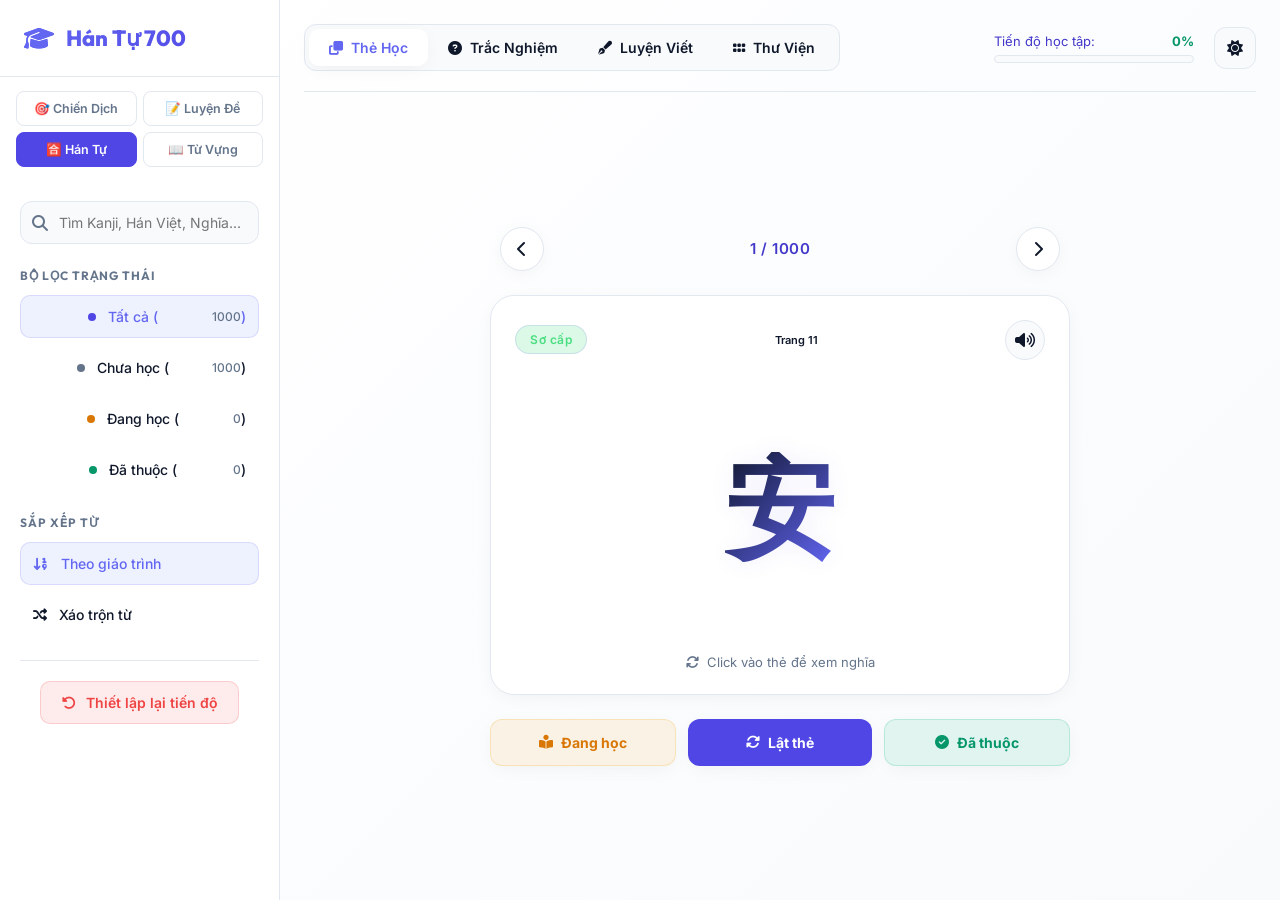
<file: index.html>
<!DOCTYPE html>
<html lang="vi" data-theme="light">
<head>
    <meta charset="UTF-8">
    <meta name="viewport" content="width=device-width, initial-scale=1.0">
    <title>Học Hán Tự Trung Cấp 700 - Flashcards, Quiz & Tập Viết</title>
    
    <!-- Google Fonts: Outfit & Inter -->
    <link rel="preconnect" href="https://fonts.googleapis.com">
    <link rel="preconnect" href="https://fonts.gstatic.com" crossorigin>
    <link href="https://fonts.googleapis.com/css2?family=Inter:wght@300;400;500;600;700&family=Outfit:wght@400;500;600;700;800&display=swap" rel="stylesheet">
    
    <!-- FontAwesome Icons -->
    <link rel="stylesheet" href="https://cdnjs.cloudflare.com/ajax/libs/font-awesome/6.4.0/css/all.min.css">
    
    <!-- Stylesheet -->
    <link rel="stylesheet" href="assets/css/style.css">
</head>
<body>
    <div class="app-container">
        <!-- Sidebar: Bộ lọc & Thống kê -->
        <aside class="sidebar">
            <div class="sidebar-header">
                <div class="logo">
                    <i class="fa-solid fa-graduation-cap"></i>
                    <span>Hán Tự 700</span>
                </div>
                <button class="sidebar-close-btn" id="sidebar-close-btn" title="Đóng menu">
                    <i class="fa-solid fa-xmark"></i>
                </button>
            </div>
            <div style="display: grid; grid-template-columns: repeat(2, 1fr); gap: 6px; margin: 14px 16px; font-size: 12.5px;">
                <a href="n3_hub.html" style="text-align: center; padding: 9px 4px; color: var(--text-muted); background: var(--bg-card); border: 1px solid var(--border-color); border-radius: 8px; text-decoration: none; font-weight: 600; transition: all 0.25s;">🎯 Chiến Dịch</a>
                <a href="luyen_de.html" style="text-align: center; padding: 9px 4px; color: var(--text-muted); background: var(--bg-card); border: 1px solid var(--border-color); border-radius: 8px; text-decoration: none; font-weight: 600; transition: all 0.25s;">📝 Luyện Đề</a>
                <a href="index.html" style="text-align: center; padding: 9px 4px; color: #fff; background: var(--primary); border: 1px solid var(--primary); border-radius: 8px; text-decoration: none; font-weight: 600; transition: all 0.25s;">🈴 Hán Tự</a>
                <a href="vocab.html" style="text-align: center; padding: 9px 4px; color: var(--text-muted); background: var(--bg-card); border: 1px solid var(--border-color); border-radius: 8px; text-decoration: none; font-weight: 600; transition: all 0.25s;">📖 Từ Vựng</a>
            </div>
            
            <div class="sidebar-content">
                <!-- Search -->
                <div class="search-box">
                    <i class="fa-solid fa-magnifying-glass"></i>
                    <input type="text" id="search-input" placeholder="Tìm Kanji, Hán Việt, Nghĩa...">
                </div>
                
                <!-- Filters -->
                <div class="filter-section">
                    <h3>Bộ lọc trạng thái</h3>
                    <div class="filter-options">
                        <button class="filter-btn active" data-status="all">
                            <span class="dot all"></span>Tất cả (<span id="count-all">0</span>)
                        </button>
                        <button class="filter-btn" data-status="unlearned">
                            <span class="dot unlearned"></span>Chưa học (<span id="count-unlearned">0</span>)
                        </button>
                        <button class="filter-btn" data-status="learning">
                            <span class="dot learning"></span>Đang học (<span id="count-learning">0</span>)
                        </button>
                        <button class="filter-btn" data-status="mastered">
                            <span class="dot mastered"></span>Đã thuộc (<span id="count-mastered">0</span>)
                        </button>
                    </div>
                </div>
                
                <!-- Sorting & Modes -->
                <div class="filter-section">
                    <h3>Sắp xếp từ</h3>
                    <div class="sort-options">
                        <button class="sort-btn active" id="sort-order-btn">
                            <i class="fa-solid fa-arrow-down-1-9"></i> Theo giáo trình
                        </button>
                        <button class="sort-btn" id="sort-shuffle-btn">
                            <i class="fa-solid fa-shuffle"></i> Xáo trộn từ
                        </button>
                    </div>
                </div>
                
                <!-- Settings/Actions -->
                <div class="sidebar-footer">
                    <button class="action-btn reset-btn" id="reset-progress-btn">
                        <i class="fa-solid fa-rotate-left"></i> Thiết lập lại tiến độ
                    </button>
                </div>
            </div>
        </aside>
        
        <!-- Backdrop Overlay for Mobile Drawer -->
        <div class="sidebar-overlay" id="sidebar-overlay"></div>
        
        <!-- Main Content Area -->
        <main class="main-content">
            <!-- Header/Top Bar -->
            <header class="topbar">
                <!-- Mobile Navigation Bar (Hiển thị trên điện thoại) -->
                <div class="mobile-header-bar">
                    <button class="mobile-menu-btn" id="mobile-menu-toggle" title="Menu & Bộ lọc" aria-label="Menu">
                        <i class="fa-solid fa-bars"></i>
                    </button>
                    <div class="mobile-switch-links" style="font-size: 12px;">
                        <a href="n3_hub.html">Chiến Dịch</a>
                        <a href="luyen_de.html">Luyện Đề</a>
                        <a href="index.html" class="active">Hán Tự</a>
                        <a href="vocab.html">Từ Vựng</a>
                    </div>
                    <button class="theme-toggle" id="mobile-theme-toggle-btn" title="Chuyển đổi giao diện">
                        <i class="fa-solid fa-moon"></i>
                    </button>
                </div>
                
                <div class="tab-selectors">
                    <button class="tab-btn active" data-tab="flashcards">
                        <i class="fa-solid fa-clone"></i> Thẻ Học
                    </button>
                    <button class="tab-btn" data-tab="quiz">
                        <i class="fa-solid fa-circle-question"></i> Trắc Nghiệm
                    </button>
                    <button class="tab-btn" data-tab="writing">
                        <i class="fa-solid fa-pen-fancy"></i> Luyện Viết
                    </button>
                    <button class="tab-btn" data-tab="library">
                        <i class="fa-solid fa-grip"></i> Thư Viện
                    </button>
                </div>
                
                <div class="topbar-actions">
                    <div class="progress-stats">
                        <div class="progress-info">
                            <span>Tiến độ học tập:</span>
                            <strong id="progress-percentage">0%</strong>
                        </div>
                        <div class="progress-bar-container">
                            <div class="progress-bar" id="progress-bar-fill" style="width: 0%"></div>
                        </div>
                    </div>
                    
                    <button class="theme-toggle desktop-only" id="theme-toggle-btn" title="Chuyển đổi giao diện">
                        <i class="fa-solid fa-moon"></i>
                    </button>
                </div>
            </header>
            
            <!-- Tab Contents -->
            <div class="content-container">
                
                <!-- Tab: Flashcards -->
                <section class="tab-content active" id="tab-flashcards">
                    <div class="flashcard-layout">
                        <!-- Navigation bar above card -->
                        <div class="card-navigator">
                            <button class="nav-arrow" id="prev-card-btn" title="Chữ trước đó">
                                <i class="fa-solid fa-chevron-left"></i>
                            </button>
                            <span class="card-index-indicator"><span id="current-index">1</span> / <span id="total-filtered">0</span></span>
                            <button class="nav-arrow" id="next-card-btn" title="Chữ tiếp theo">
                                <i class="fa-solid fa-chevron-right"></i>
                            </button>
                        </div>
                        
                        <!-- 3D Flip Card Container -->
                        <div class="flip-card-container">
                            <div class="flip-card" id="main-flashcard">
                                <!-- Mặt trước -->
                                <div class="flip-card-front">
                                    <div class="card-header">
                                        <span class="level-badge" id="front-level-badge">từ</span>
                                        <span class="page-badge" id="front-page-badge" style="background: rgba(255, 255, 255, 0.15); padding: 4px 8px; border-radius: 4px; font-size: 11px; font-weight: 600;">Trang 11</span>
                                        <button class="audio-btn" id="tts-btn" title="Nghe phát âm tiếng Nhật">
                                            <i class="fa-solid fa-volume-high"></i>
                                        </button>
                                    </div>
                                    <div class="kanji-display" id="front-kanji">漢字</div>
                                    <div class="card-tip">Click vào thẻ để xem nghĩa</div>
                                </div>
                                <!-- Mặt sau -->
                                <div class="flip-card-back">
                                    <div class="back-header">
                                        <div>
                                            <h2 id="back-han-viet">HÁN</h2>
                                            <span class="page-badge-back" id="back-page-lesson" style="font-size: 12px; color: var(--text-muted); font-weight: 500;">Trang 11</span>
                                        </div>
                                    </div>
                                    
                                    <div class="back-body">
                                        <div class="detail-row">
                                            <span class="detail-label">Nghĩa tiếng Việt:</span>
                                            <span class="detail-val text-gradient" id="back-nghia">Chữ Hán, Hán tộc</span>
                                        </div>
                                        
                                        <div class="readings-grid">
                                            <div class="reading-box">
                                                <span class="reading-label">Onyomi</span>
                                                <span class="reading-val" id="back-on">カン</span>
                                            </div>
                                            <div class="reading-box">
                                                <span class="reading-label">Kunyomi</span>
                                                <span class="reading-val" id="back-kun">-</span>
                                            </div>
                                        </div>
                                        
                                        <div class="mnemonic-section" id="back-chi-tiet-container">
                                            <h4><i class="fa-solid fa-lightbulb"></i> Gợi nhớ / Chi tiết:</h4>
                                            <p id="back-chi-tiet">Mô tả chi tiết nét chữ và mẹo học.</p>
                                        </div>
                                        
                                        <div class="examples-section" id="back-vi-du-container" style="margin-bottom: 15px;">
                                            <h4><i class="fa-solid fa-quote-left"></i> Câu ví dụ ngữ cảnh:</h4>
                                            <div class="examples-list" id="back-vi-du" style="display: flex; flex-direction: column; gap: 8px; margin-top: 8px;">
                                                <!-- Javascript will dynamically inject cards here -->
                                            </div>
                                        </div>
                                        
                                        <div class="compounds-section">
                                            <h4><i class="fa-solid fa-link"></i> Các từ ghép ví dụ:</h4>
                                            <div class="compounds-grid" id="back-tu-ghep">
                                                <!-- Javascript will dynamically inject cards here -->
                                            </div>
                                        </div>
                                    </div>
                                </div>
                            </div>
                        </div>
                        
                        <!-- Study Action Buttons -->
                        <div class="study-actions">
                            <button class="study-btn unlearned-btn" id="mark-learning-btn">
                                <i class="fa-solid fa-book-open-reader"></i> Đang học
                            </button>
                            <button class="study-btn flip-btn" id="flip-card-btn">
                                <i class="fa-solid fa-rotate"></i> Lật thẻ
                            </button>
                            <button class="study-btn mastered-btn" id="mark-mastered-btn">
                                <i class="fa-solid fa-circle-check"></i> Đã thuộc
                            </button>
                        </div>
                    </div>
                </section>
                
                <!-- Tab: Quiz -->
                <section class="tab-content" id="tab-quiz">
                    <div class="quiz-container">
                        <!-- Scoreboard -->
                        <div class="quiz-header">
                            <div class="quiz-score">
                                <i class="fa-solid fa-trophy"></i> Trắc nghiệm số: <strong id="quiz-correct-count">0</strong>/<strong id="quiz-total-count">0</strong>
                            </div>
                            <div class="quiz-options-mode">
                                <label for="quiz-pool-select">Bộ câu hỏi:</label>
                                <select id="quiz-pool-select" class="quiz-select">
                                    <option value="all">Tất cả</option>
                                    <option value="unlearned">Chưa học</option>
                                    <option value="learning">Đang học</option>
                                    <option value="mastered">Đã thuộc</option>
                                    <option value="filtered">Theo bộ lọc hiện tại</option>
                                </select>
                                
                                <label for="quiz-mode-select">Chế độ hỏi:</label>
                                <select id="quiz-mode-select" class="quiz-select">
                                    <option value="kanji-to-hanviet">Kanji + Âm Hán Việt</option>
                                    <option value="hanviet-to-kanji">Âm Hán Việt + Kanji</option>
                                    <option value="kanji-to-meaning">Kanji + Nghĩa tiếng Việt</option>
                                </select>
                            </div>
                        </div>
                        
                        <!-- Question Card -->
                        <div class="quiz-question-card">
                            <span class="quiz-badge">Trắc Nghiệm</span>
                            <div class="quiz-question-text" id="quiz-question-display">æ¼¢</div>
                            <div class="quiz-subtext">Hãy chọn đáp án chính xác nhất</div>
                        </div>
                        
                        <!-- Multiple Choice Options -->
                        <div class="quiz-options-grid" id="quiz-options-container">
                            <!-- Dynamic buttons injected here -->
                        </div>
                        
                        <!-- Feedback and Navigation -->
                        <div class="quiz-feedback-bar" id="quiz-feedback">
                            <div class="feedback-msg" id="quiz-feedback-text"></div>
                            <button class="action-btn next-quiz-btn" id="quiz-next-btn" style="display: none;">
                                Câu tiếp theo <i class="fa-solid fa-arrow-right"></i>
                            </button>
                        </div>
                    </div>
                </section>
                
                <!-- Tab: Luyện viết -->
                <section class="tab-content" id="tab-writing">
                    <div class="writing-layout">
                        <!-- Reference card -->
                        <div class="writing-reference">
                            <div class="writing-ref-card">
                                <span class="writing-badge">Chữ Hán mẫu</span>
                                <div class="writing-ref-kanji" id="write-ref-kanji">æ¼¢</div>
                                <div class="writing-ref-details">
                                    <h3 id="write-ref-hanviet">HÁN</h3>
                                    <p id="write-ref-nghia">Chữ Hán, Hán tộc</p>
                                </div>
                            </div>
                            <div class="writing-controls">
                                <button class="write-control-btn" id="write-prev-btn">
                                    <i class="fa-solid fa-backward"></i> Chữ trước
                                </button>
                                <button class="write-control-btn" id="write-next-btn">
                                    Chữ sau <i class="fa-solid fa-forward"></i>
                                </button>
                            </div>
                        </div>
                        
                        <!-- Drawing board -->
                        <div class="writing-canvas-container">
                            <div class="canvas-header">
                                <span><i class="fa-solid fa-palette"></i> Bảng tập viết</span>
                                <div class="canvas-actions">
                                    <button class="canvas-btn" id="canvas-guide-btn" title="Hiện/Ẩn chữ mờ">
                                        <i class="fa-solid fa-eye"></i> Hiện mẫu
                                    </button>
                                    <button class="canvas-btn" id="canvas-undo-btn" title="Hoàn tác nét vẽ">
                                        <i class="fa-solid fa-rotate-left"></i> Hoàn tác
                                    </button>
                                    <button class="canvas-btn clear-canvas" id="canvas-clear-btn" title="Xóa tất cả">
                                        <i class="fa-solid fa-trash-can"></i> Xóa vẽ
                                    </button>
                                </div>
                            </div>
                            <div class="canvas-wrapper">
                                <!-- Guide text watermark inside wrapper -->
                                <div class="canvas-guide-watermark" id="canvas-watermark">æ¼¢</div>
                                <canvas id="writing-canvas" width="400" height="400"></canvas>
                            </div>
                            <div class="canvas-footer">
                                Dùng chuột hoặc ngón tay (trên di động) để tập tô và viết trực tiếp lên bảng vẽ.
                            </div>
                        </div>
                    </div>
                </section>
                
                <!-- Tab: Thư viện (Library) -->
                <section class="tab-content" id="tab-library">
                    <div class="library-header">
                        <h2>Thư Viện Hán Tự (<span id="library-count">0</span> chữ)</h2>
                        <div class="legend">
                            <span class="legend-item"><span class="legend-dot unlearned"></span>Chưa học</span>
                            <span class="legend-item"><span class="legend-dot learning"></span>Đang học</span>
                            <span class="legend-item"><span class="legend-dot mastered"></span>Đã thuộc</span>
                        </div>
                    </div>
                    <div class="library-grid" id="library-grid-container">
                        <!-- Dynamic grid items will be injected here -->
                    </div>
                </section>
                
            </div>
        </main>
    </div>
    
    <!-- Data file -->
    <script src="data/data.js"></script>
    <!-- Application Logic -->
    <script src="assets/js/app.js"></script>
</body>
</html>
</file>
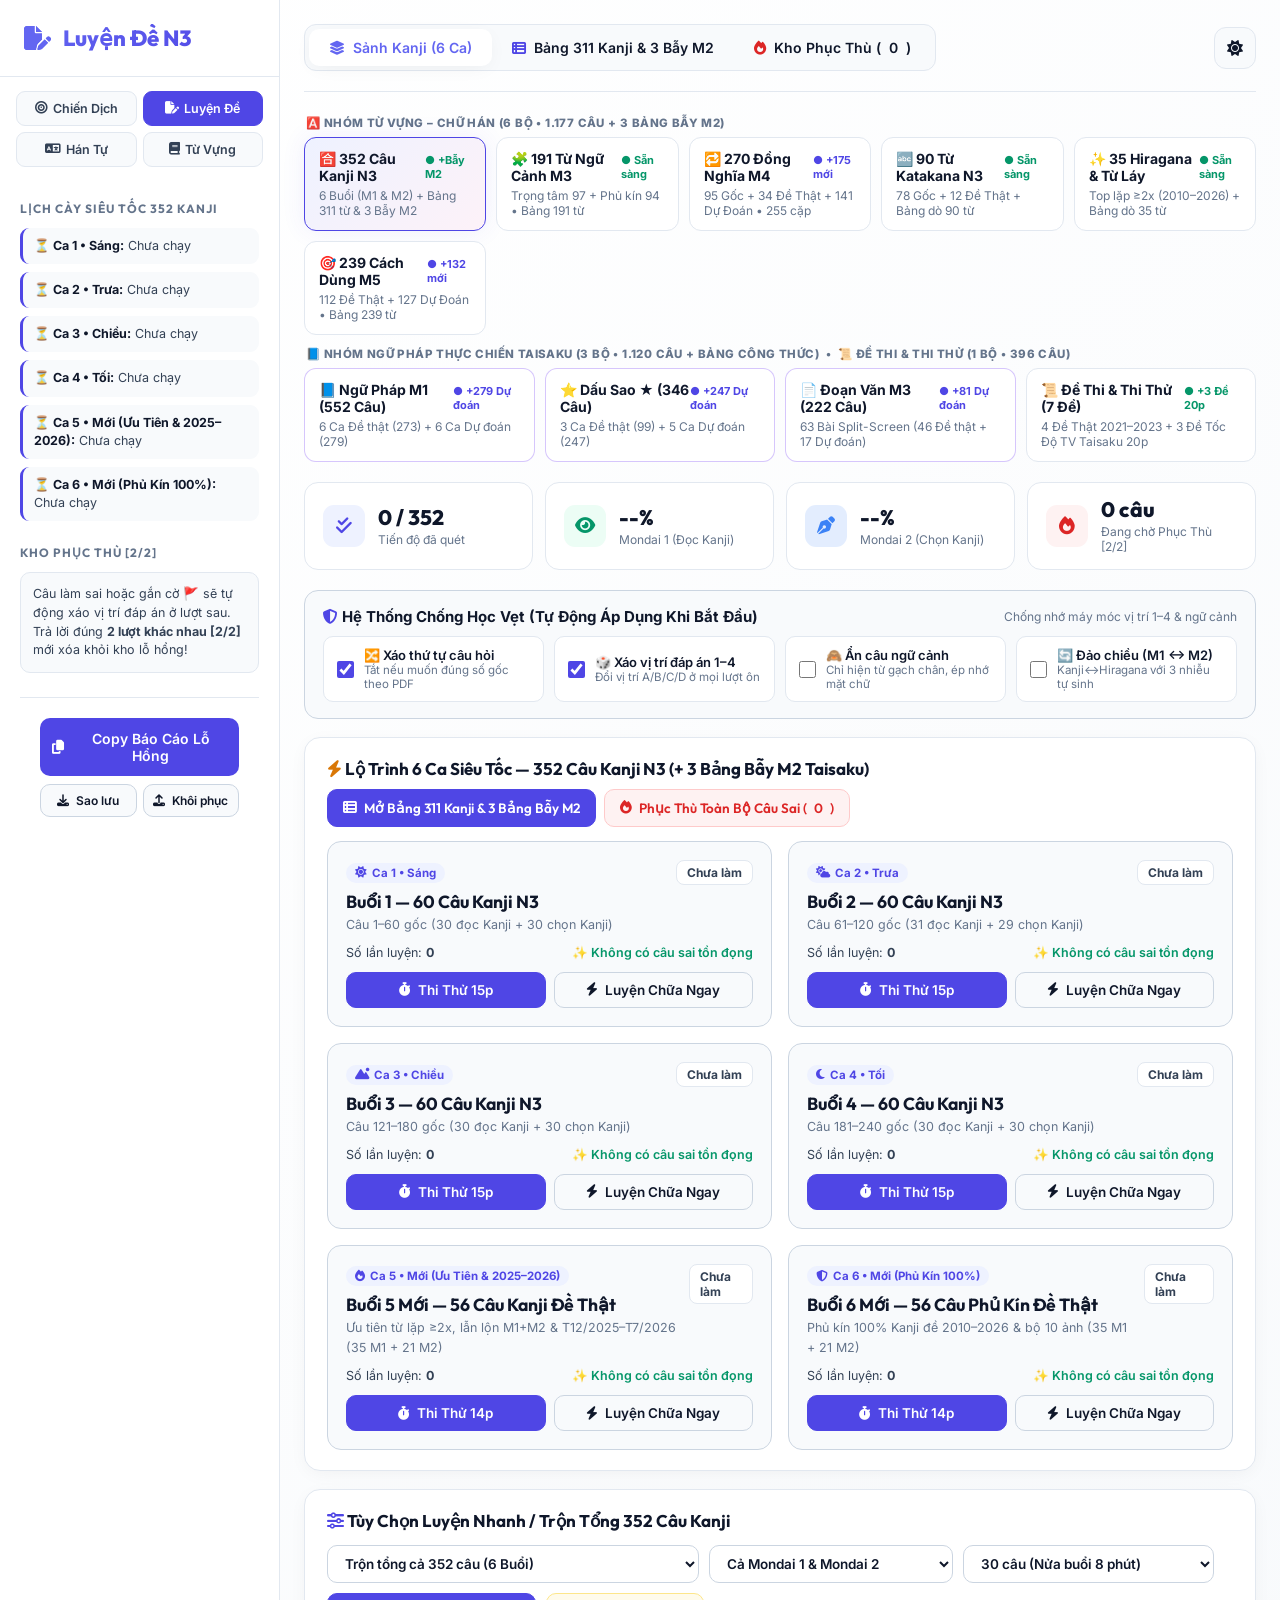
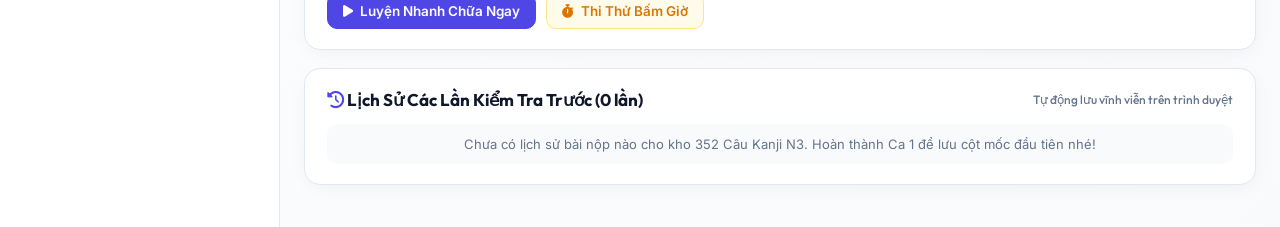
<file: luyen_de.html>
<!DOCTYPE html>
<html lang="vi" data-theme="light">
<head>
    <meta charset="UTF-8">
    <meta name="viewport" content="width=device-width, initial-scale=1.0">
    <title>Luyện Đề JLPT N3 - 10 Ngân Hàng • 2.693 Câu (Trọn 2 Cuốn Taisaku + Đề Thật)</title>

    <!-- Google Fonts: Outfit & Inter -->
    <link rel="preconnect" href="https://fonts.googleapis.com">
    <link rel="preconnect" href="https://fonts.gstatic.com" crossorigin>
    <link href="https://fonts.googleapis.com/css2?family=Inter:wght@300;400;500;600;700&family=Outfit:wght@400;500;600;700;800&display=swap" rel="stylesheet">

    <!-- FontAwesome Icons -->
    <link rel="stylesheet" href="https://cdnjs.cloudflare.com/ajax/libs/font-awesome/6.4.0/css/all.min.css">

    <!-- Main Stylesheet -->
    <link rel="stylesheet" href="assets/css/style.css">
    <style>
        /* ==========================================
           THEME-AWARE HIGH-CONTRAST VARIABLES
           ========================================== */
        :root {
            --hub-surface: #252145;
            --hub-surface-2: #312c59;
            --hub-text: #f8fafc;
            --hub-text-body: #e2e8f0;
            --hub-text-sub: #a5b4fc;
            --hub-border: rgba(255, 255, 255, 0.14);
            --hub-border-strong: rgba(255, 255, 255, 0.24);
            --hub-banner-bg: linear-gradient(135deg, rgba(139, 92, 246, 0.26) 0%, rgba(236, 72, 153, 0.16) 100%);

            --hub-danger-bg: rgba(239, 68, 68, 0.16);
            --hub-danger-border: rgba(239, 68, 68, 0.4);
            --hub-danger-text: #fca5a5;

            --hub-warn-bg: rgba(245, 158, 11, 0.16);
            --hub-warn-border: rgba(245, 158, 11, 0.4);
            --hub-warn-text: #fcd34d;

            --hub-ok-bg: rgba(16, 185, 129, 0.16);
            --hub-ok-border: rgba(16, 185, 129, 0.4);
            --hub-ok-text: #6ee7b7;
        }

        [data-theme="light"] {
            --hub-surface: #ffffff;
            --hub-surface-2: #f8fafc;
            --hub-text: #0f172a;
            --hub-text-body: #334155;
            --hub-text-sub: #64748b;
            --hub-border: #e2e8f0;
            --hub-border-strong: #cbd5e1;
            --hub-banner-bg: linear-gradient(135deg, #eef2ff 0%, #fdf2f8 100%);

            --hub-danger-bg: #fef2f2;
            --hub-danger-border: #fecaca;
            --hub-danger-text: #dc2626;

            --hub-warn-bg: #fffbeb;
            --hub-warn-border: #fde68a;
            --hub-warn-text: #d97706;

            --hub-ok-bg: #ecfdf5;
            --hub-ok-border: #a7f3d0;
            --hub-ok-text: #059669;
        }

        /* 4-Way Global Navigation in Sidebar */
        .nav-switcher-4 {
            display: grid;
            grid-template-columns: repeat(2, 1fr);
            gap: 6px;
            margin: 14px 16px;
        }
        .nav-switcher-4 a {
            text-align: center;
            padding: 9px 6px;
            font-size: 12.5px;
            color: var(--hub-text-body);
            background: var(--hub-surface-2);
            border: 1px solid var(--hub-border);
            border-radius: 9px;
            text-decoration: none;
            font-weight: 600;
            transition: all 0.2s;
            display: flex;
            align-items: center;
            justify-content: center;
            gap: 5px;
        }
        .nav-switcher-4 a.active {
            color: #ffffff;
            background: var(--primary);
            border-color: var(--primary);
        }
        .nav-switcher-4 a:hover:not(.active) {
            border-color: var(--primary);
            color: var(--hub-text);
        }

        /* Buttons */
        .btn-pill {
            padding: 9px 15px;
            border-radius: 10px;
            font-size: 13.5px;
            font-weight: 600;
            cursor: pointer;
            background: var(--hub-surface-2);
            border: 1px solid var(--hub-border-strong);
            color: var(--hub-text);
            transition: all 0.2s;
            display: inline-flex;
            align-items: center;
            justify-content: center;
            gap: 7px;
        }
        .btn-pill:hover {
            border-color: var(--primary);
            color: var(--primary);
            transform: translateY(-1px);
        }
        .btn-pill.primary {
            background: var(--primary);
            color: #ffffff !important;
            border-color: var(--primary);
        }
        .btn-pill.primary:hover {
            opacity: 0.92;
        }
        .btn-pill.danger {
            background: var(--hub-danger-bg);
            color: var(--hub-danger-text) !important;
            border-color: var(--hub-danger-border);
        }
        .btn-pill.danger:hover {
            background: var(--hub-danger-text);
            color: #ffffff !important;
        }
        .btn-pill.warn {
            background: var(--hub-warn-bg);
            color: var(--hub-warn-text) !important;
            border-color: var(--hub-warn-border);
        }
        .btn-pill.ok {
            background: var(--hub-ok-bg);
            color: var(--hub-ok-text) !important;
            border-color: var(--hub-ok-border);
        }

        /* Panels & Layout */
        .panel-card {
            background: var(--hub-surface);
            border: 1px solid var(--hub-border);
            border-radius: 16px;
            padding: 20px 22px;
            box-shadow: var(--shadow-soft);
            margin-bottom: 18px;
        }
        .panel-card h3 {
            font-size: 17px;
            color: var(--hub-text);
            margin-bottom: 14px;
            display: flex;
            align-items: center;
            justify-content: space-between;
            flex-wrap: wrap;
            gap: 10px;
        }

        /* Exam Bank Selector Strip (3 Visual Groups: Moji-Goi / Bunpou Taisaku / Past Exams) */
        .bank-groups-wrap {
            display: flex;
            flex-direction: column;
            gap: 12px;
            margin-bottom: 20px;
        }
        .bank-group-section {
            display: flex;
            flex-direction: column;
            gap: 7px;
        }
        .bank-group-label {
            font-size: 11.5px;
            font-weight: 800;
            text-transform: uppercase;
            letter-spacing: 0.4px;
            color: var(--hub-text-sub);
            display: flex;
            align-items: center;
            gap: 7px;
            padding-left: 2px;
        }
        .bank-strip {
            display: grid;
            grid-template-columns: repeat(auto-fit, minmax(175px, 1fr));
            gap: 10px;
            margin-bottom: 0;
        }
        .bank-chip.gp-accent {
            border-color: rgba(139, 92, 246, 0.35);
        }
        .gp-rule-pill {
            font-size: 11.5px;
            font-weight: 700;
            padding: 3px 9px;
            border-radius: 6px;
            background: var(--bg-btn-active);
            color: var(--primary);
            border: 1px solid var(--hub-border-strong);
            display: inline-flex;
            align-items: center;
            gap: 4px;
        }
        .gp-star-pill {
            font-size: 11.5px;
            font-weight: 800;
            padding: 3px 8px;
            border-radius: 6px;
            background: var(--hub-warn-bg);
            color: var(--hub-warn-text);
            border: 1px solid var(--hub-warn-border);
            display: inline-flex;
            align-items: center;
            gap: 4px;
        }
        .freq-pill {
            font-size: 11.5px;
            font-weight: 700;
            padding: 3px 9px;
            border-radius: 6px;
            background: var(--hub-danger-bg);
            color: var(--hub-danger-text);
            border: 1px solid var(--hub-danger-border);
            display: inline-flex;
            align-items: center;
            gap: 4px;
        }
        .freq-pill.subtle {
            background: var(--bg-btn-active);
            color: var(--primary);
            border-color: var(--hub-border-strong);
        }
        .tier-pill {
            font-size: 11px;
            font-weight: 800;
            padding: 3px 8px;
            border-radius: 6px;
            display: inline-flex;
            align-items: center;
            gap: 4px;
        }
        .tier-pill.core {
            background: var(--hub-warn-bg);
            color: var(--hub-warn-text);
            border: 1px solid var(--hub-warn-border);
        }
        .tier-pill.full {
            background: var(--bg-btn-active);
            color: var(--primary);
            border: 1px solid var(--hub-border-strong);
        }
        .tier-pill.pred {
            background: rgba(139, 92, 246, 0.14);
            color: #7c3aed;
            border: 1px solid rgba(139, 92, 246, 0.38);
        }
        [data-theme="dark"] .tier-pill.pred {
            background: rgba(167, 139, 250, 0.18);
            color: #c4b5fd;
            border-color: rgba(167, 139, 250, 0.42);
        }
        .past-section-divider {
            grid-column: 1 / -1;
            margin-top: 8px;
            padding: 12px 16px;
            border-radius: 12px;
            background: var(--hub-banner-bg);
            border: 1px solid var(--hub-border-strong);
            display: flex;
            justify-content: space-between;
            align-items: center;
            flex-wrap: wrap;
            gap: 8px;
        }
        .m2-trap-items-grid {
            display: grid;
            grid-template-columns: repeat(auto-fit, minmax(128px, 1fr));
            gap: 8px;
        }
        .m2-trap-subcard {
            padding: 9px 10px;
            border-radius: 10px;
            background: var(--hub-surface);
            border: 1px solid var(--hub-border-strong);
            display: flex;
            flex-direction: column;
            gap: 3px;
            cursor: pointer;
            transition: border-color 0.18s;
        }
        .m2-trap-subcard:hover {
            border-color: var(--primary);
        }
        .m2-trap-kanji {
            font-size: 24px;
            font-weight: 800;
            color: var(--hub-text);
            line-height: 1.15;
        }
        .m2-trap-hv {
            font-size: 11px;
            font-weight: 800;
            color: var(--hub-warn-text);
            letter-spacing: 0.3px;
        }
        .m2-trap-read {
            font-size: 12.5px;
            font-weight: 700;
            color: var(--primary);
        }
        .m2-trap-word {
            font-size: 12px;
            color: var(--hub-text-body);
            line-height: 1.38;
        }
        .m2-trap-mask-box.masked {
            background: var(--hub-surface-2);
            color: transparent !important;
            border-radius: 6px;
            user-select: none;
            position: relative;
        }
        .m2-trap-mask-box.masked * {
            visibility: hidden;
        }
        .m2-trap-mask-box.masked::after {
            content: '🙈 Bấm để mở';
            position: absolute;
            inset: 0;
            display: flex;
            align-items: center;
            justify-content: center;
            color: var(--hub-text-sub);
            font-size: 11.5px;
            font-weight: 700;
            visibility: visible;
        }
        .m5-exp-list {
            display: flex;
            flex-direction: column;
            gap: 7px;
        }
        .past-mode-banner {
            background: var(--hub-surface-2);
            border: 1.5px solid var(--hub-border-strong);
            border-radius: 14px;
            padding: 14px 16px;
            margin-bottom: 16px;
        }
        .past-mode-grid {
            display: grid;
            grid-template-columns: repeat(2, 1fr);
            gap: 10px;
            margin-top: 8px;
        }
        @media (max-width: 680px) {
            .past-mode-grid { grid-template-columns: 1fr; }
        }
        .past-mode-card-btn {
            padding: 12px 15px;
            border-radius: 12px;
            border: 2px solid var(--hub-border-strong);
            background: var(--hub-surface);
            color: var(--hub-text);
            cursor: pointer;
            text-align: left;
            transition: all 0.18s;
            display: flex;
            flex-direction: column;
            gap: 3px;
        }
        .past-mode-card-btn:hover {
            border-color: var(--primary);
            transform: translateY(-1px);
        }
        .past-mode-card-btn.active-drill {
            background: var(--hub-ok-bg);
            border-color: var(--hub-ok-text);
            box-shadow: 0 0 0 2px var(--hub-ok-border);
        }
        .past-mode-card-btn.active-exam {
            background: var(--hub-warn-bg);
            border-color: var(--hub-warn-text);
            box-shadow: 0 0 0 2px var(--hub-warn-border);
        }
        .mondai-breakdown-grid {
            display: grid;
            grid-template-columns: repeat(auto-fill, minmax(175px, 1fr));
            gap: 9px;
            margin-top: 10px;
        }
        .mondai-chip {
            padding: 10px 12px;
            border-radius: 10px;
            background: var(--hub-surface-2);
            border: 1px solid var(--hub-border-strong);
            display: flex;
            flex-direction: column;
            gap: 3px;
        }
        .mondai-chip.m-ok { background: var(--hub-ok-bg); border-color: var(--hub-ok-border); }
        .mondai-chip.m-warn { background: var(--hub-warn-bg); border-color: var(--hub-warn-border); }
        .mondai-chip.m-bad { background: var(--hub-danger-bg); border-color: var(--hub-danger-border); }
        .bank-chip {
            padding: 12px 14px;
            border-radius: 12px;
            background: var(--hub-surface);
            border: 1px solid var(--hub-border);
            cursor: pointer;
            transition: all 0.2s;
            display: flex;
            flex-direction: column;
            gap: 4px;
        }
        .bank-chip.active {
            border-color: var(--primary);
            background: var(--hub-banner-bg);
            box-shadow: var(--shadow-glow);
        }
        .bank-chip.locked {
            opacity: 0.62;
            cursor: default;
        }
        .bank-chip-title {
            font-weight: 700;
            font-size: 14px;
            color: var(--hub-text);
            display: flex;
            align-items: center;
            justify-content: space-between;
        }
        .bank-chip-sub {
            font-size: 12px;
            color: var(--hub-text-sub);
        }

        /* KPI Row */
        .kpi-grid {
            display: grid;
            grid-template-columns: repeat(auto-fit, minmax(180px, 1fr));
            gap: 12px;
            margin-bottom: 20px;
        }
        .kpi-card {
            background: var(--hub-surface);
            border: 1px solid var(--hub-border);
            border-radius: 14px;
            padding: 15px 18px;
            display: flex;
            align-items: center;
            gap: 13px;
        }
        .kpi-icon {
            width: 42px;
            height: 42px;
            border-radius: 11px;
            display: flex;
            align-items: center;
            justify-content: center;
            font-size: 18px;
            flex-shrink: 0;
        }
        .kpi-val {
            font-family: var(--font-heading);
            font-size: 21px;
            font-weight: 800;
            color: var(--hub-text);
            line-height: 1.1;
        }
        .kpi-lbl {
            font-size: 12px;
            color: var(--hub-text-sub);
            margin-top: 3px;
        }

        /* 4-Shift Sprint Cards */
        .sessions-grid {
            display: grid;
            grid-template-columns: repeat(2, 1fr);
            gap: 16px;
        }
        @media (max-width: 820px) {
            .sessions-grid {
                grid-template-columns: 1fr;
            }
        }
        .session-card {
            background: var(--hub-surface-2);
            border: 1px solid var(--hub-border-strong);
            border-radius: 14px;
            padding: 18px;
            display: flex;
            flex-direction: column;
            gap: 12px;
            transition: border-color 0.2s;
        }
        .session-card:hover {
            border-color: var(--primary);
        }
        .session-top {
            display: flex;
            justify-content: space-between;
            align-items: flex-start;
            gap: 10px;
        }
        .shift-badge {
            font-size: 11.5px;
            font-weight: 700;
            padding: 3px 9px;
            border-radius: 99px;
            background: var(--bg-btn-active);
            color: var(--primary);
            display: inline-flex;
            align-items: center;
            gap: 5px;
        }
        .score-badge {
            font-size: 12px;
            font-weight: 700;
            padding: 4px 10px;
            border-radius: 8px;
            background: var(--hub-surface);
            border: 1px solid var(--hub-border);
            color: var(--hub-text-body);
        }
        .score-badge.passed {
            background: var(--hub-ok-bg);
            border-color: var(--hub-ok-border);
            color: var(--hub-ok-text);
        }

        /* Anti-Rote Controls Box */
        .antirote-box {
            background: var(--hub-surface-2);
            border: 1px solid var(--hub-border-strong);
            border-radius: 14px;
            padding: 16px 18px;
            margin-bottom: 18px;
        }
        .toggle-grid {
            display: grid;
            grid-template-columns: repeat(auto-fit, minmax(220px, 1fr));
            gap: 10px;
            margin-top: 10px;
        }
        .toggle-chip {
            display: flex;
            align-items: center;
            gap: 10px;
            padding: 10px 13px;
            border-radius: 10px;
            background: var(--hub-surface);
            border: 1px solid var(--hub-border);
            cursor: pointer;
            font-size: 13px;
            font-weight: 600;
            color: var(--hub-text);
            user-select: none;
            transition: all 0.2s;
        }
        .toggle-chip:hover {
            border-color: var(--primary);
        }
        .toggle-chip input[type="checkbox"] {
            width: 17px;
            height: 17px;
            accent-color: var(--primary);
            cursor: pointer;
            flex-shrink: 0;
        }
        .toggle-chip .toggle-sub {
            display: block;
            font-size: 11.5px;
            font-weight: 400;
            color: var(--hub-text-sub);
        }

        /* Custom Drill Controls */
        .custom-row {
            display: flex;
            flex-wrap: wrap;
            gap: 10px;
            align-items: center;
        }
        .hub-select {
            padding: 9px 13px;
            border-radius: 10px;
            background: var(--hub-surface);
            color: var(--hub-text);
            border: 1px solid var(--hub-border-strong);
            font-size: 13.5px;
            font-weight: 600;
            cursor: pointer;
        }

        /* Active Exam Workspace */
        .exam-workspace {
            display: grid;
            grid-template-columns: 1fr 270px;
            gap: 20px;
            align-items: start;
        }
        @media (max-width: 960px) {
            .exam-workspace {
                grid-template-columns: 1fr;
            }
            .exam-nav-panel {
                display: none;
            }
            .exam-nav-panel.mobile-open {
                display: block;
                position: fixed;
                bottom: 0;
                left: 0;
                right: 0;
                max-height: 70vh;
                overflow-y: auto;
                z-index: 999;
                border-radius: 20px 20px 0 0;
                box-shadow: 0 -15px 40px rgba(0, 0, 0, 0.5);
            }
        }
        .exam-topbar {
            display: flex;
            flex-wrap: wrap;
            justify-content: space-between;
            align-items: center;
            gap: 10px;
            padding: 14px 18px;
            background: var(--hub-surface);
            border: 1px solid var(--hub-border);
            border-radius: 14px;
            margin-bottom: 16px;
        }
        .timer-pill {
            font-family: var(--font-heading);
            font-size: 18px;
            font-weight: 800;
            padding: 6px 14px;
            border-radius: 10px;
            background: var(--hub-warn-bg);
            color: var(--hub-warn-text);
            border: 1px solid var(--hub-warn-border);
            display: inline-flex;
            align-items: center;
            gap: 7px;
        }
        .timer-pill.urgent {
            background: var(--hub-danger-bg);
            color: var(--hub-danger-text);
            border-color: var(--hub-danger-border);
        }

        /* Question Card */
        .question-stage {
            background: var(--hub-surface);
            border: 1px solid var(--hub-border);
            border-radius: 18px;
            padding: 26px 24px;
            box-shadow: var(--shadow-soft);
        }
        .q-meta-bar {
            display: flex;
            justify-content: space-between;
            align-items: center;
            flex-wrap: wrap;
            gap: 8px;
            margin-bottom: 16px;
        }
        .q-tag {
            font-size: 12px;
            font-weight: 700;
            padding: 4px 11px;
            border-radius: 8px;
            background: var(--bg-btn-active);
            color: var(--primary);
        }
        .q-instruction {
            font-size: 13.5px;
            color: var(--hub-text-sub);
            margin-bottom: 14px;
            padding: 8px 12px;
            border-radius: 8px;
            background: var(--hub-surface-2);
            border-left: 3px solid var(--primary);
        }
        .q-sentence {
            font-size: 25px;
            font-weight: 700;
            line-height: 1.75;
            color: var(--hub-text);
            margin: 18px 0 22px 0;
            text-align: center;
            padding: 20px 14px;
            border-radius: 14px;
            background: var(--hub-surface-2);
            border: 1px solid var(--hub-border);
        }
        .q-sentence.only-word {
            font-size: 40px;
            padding: 28px 14px;
            letter-spacing: 2px;
        }
        .q-sentence.only-meaning {
            font-size: 24px;
            padding: 22px 16px;
            letter-spacing: 0;
        }
        .q-target {
            text-decoration: none;
            border-bottom: 3px solid var(--primary);
            color: var(--primary);
            padding: 0 4px 2px 4px;
            border-radius: 4px;
            background: var(--bg-btn-active);
        }
        [data-theme="dark"] .q-target {
            color: #c4b5fd;
            border-bottom-color: #a78bfa;
        }

        /* 4 Big Answer Options */
        .exam-options-grid {
            display: grid;
            grid-template-columns: repeat(2, 1fr);
            gap: 12px;
            margin-bottom: 18px;
        }
        @media (max-width: 600px) {
            .exam-options-grid {
                grid-template-columns: 1fr;
            }
            .q-sentence {
                font-size: 21px;
            }
        }
        .exam-opt-btn {
            padding: 16px 18px;
            border-radius: 14px;
            background: var(--hub-surface-2);
            border: 2px solid var(--hub-border-strong);
            color: var(--hub-text);
            font-size: 19px;
            font-weight: 700;
            cursor: pointer;
            display: flex;
            align-items: center;
            gap: 14px;
            transition: all 0.16s;
            text-align: left;
            min-height: 62px;
        }
        .exam-opt-btn.opt-vi-mode {
            font-size: 15.5px;
            line-height: 1.4;
            font-weight: 600;
        }
        .exam-opt-btn:hover:not(.locked-opt) {
            border-color: var(--primary);
            background: var(--bg-btn-active);
            transform: translateY(-2px);
        }
        .exam-opt-btn .opt-key {
            width: 32px;
            height: 32px;
            border-radius: 8px;
            background: var(--hub-surface);
            border: 1px solid var(--hub-border-strong);
            color: var(--hub-text-sub);
            font-size: 14px;
            font-weight: 800;
            display: flex;
            align-items: center;
            justify-content: center;
            flex-shrink: 0;
        }
        .exam-opt-btn.selected {
            border-color: var(--primary);
            background: var(--bg-btn-active);
        }
        .exam-opt-btn.selected .opt-key {
            background: var(--primary);
            color: #ffffff;
            border-color: var(--primary);
        }
        .exam-opt-btn.correct {
            background: var(--hub-ok-bg) !important;
            border-color: var(--hub-ok-text) !important;
            color: var(--hub-ok-text) !important;
        }
        .exam-opt-btn.correct .opt-key {
            background: var(--hub-ok-text);
            color: #fff;
            border-color: var(--hub-ok-text);
        }
        .exam-opt-btn.wrong {
            background: var(--hub-danger-bg) !important;
            border-color: var(--hub-danger-text) !important;
            color: var(--hub-danger-text) !important;
        }
        .exam-opt-btn.wrong .opt-key {
            background: var(--hub-danger-text);
            color: #fff;
            border-color: var(--hub-danger-text);
        }

        /* Rich Explanation Card */
        .exp-box {
            margin-top: 16px;
            padding: 18px;
            border-radius: 14px;
            background: var(--hub-surface-2);
            border: 1px solid var(--hub-border-strong);
            border-left: 4px solid var(--primary);
            display: flex;
            flex-direction: column;
            gap: 10px;
        }
        .exp-box.is-correct { border-left-color: var(--hub-ok-text); }
        .exp-box.is-wrong { border-left-color: var(--hub-danger-text); }
        .exp-word-row {
            display: flex;
            flex-wrap: wrap;
            align-items: center;
            gap: 10px;
            padding: 10px 14px;
            border-radius: 10px;
            background: var(--hub-surface);
            border: 1px solid var(--hub-border);
        }
        .hanviet-pill {
            font-size: 12.5px;
            font-weight: 800;
            padding: 3px 10px;
            border-radius: 6px;
            background: var(--hub-warn-bg);
            color: var(--hub-warn-text);
            border: 1px solid var(--hub-warn-border);
        }
        .trap-pill {
            font-size: 13.5px;
            color: var(--hub-text-body);
            line-height: 1.55;
            padding: 10px 12px;
            border-radius: 10px;
            background: var(--hub-surface);
            border: 1px solid var(--hub-border);
        }

        /* Navigator Grid (1-60) */
        .q-nav-grid {
            display: grid;
            grid-template-columns: repeat(5, 1fr);
            gap: 6px;
            margin-top: 12px;
        }
        .q-nav-cell {
            height: 36px;
            border-radius: 8px;
            background: var(--hub-surface-2);
            border: 1px solid var(--hub-border);
            color: var(--hub-text-body);
            font-size: 13px;
            font-weight: 700;
            cursor: pointer;
            position: relative;
            transition: all 0.15s;
        }
        .q-nav-cell.current {
            border: 2px solid var(--primary);
            box-shadow: 0 0 0 2px var(--primary-glow);
            color: var(--hub-text);
        }
        .q-nav-cell.answered {
            background: var(--primary);
            color: #ffffff;
            border-color: var(--primary);
        }
        .q-nav-cell.rev-ok {
            background: var(--hub-ok-bg);
            color: var(--hub-ok-text);
            border-color: var(--hub-ok-border);
        }
        .q-nav-cell.rev-bad {
            background: var(--hub-danger-bg);
            color: var(--hub-danger-text);
            border-color: var(--hub-danger-border);
        }
        .q-nav-cell.flagged::after {
            content: "🚩";
            position: absolute;
            top: -5px;
            right: -4px;
            font-size: 10px;
        }

        /* Review Cards in Result View */
        .review-list {
            display: flex;
            flex-direction: column;
            gap: 14px;
            margin-top: 16px;
        }
        .review-card {
            background: var(--hub-surface);
            border: 1px solid var(--hub-border);
            border-left: 4px solid var(--hub-border-strong);
            border-radius: 14px;
            padding: 16px 18px;
        }
        .review-card.bad { border-left-color: var(--hub-danger-text); }
        .review-card.ok { border-left-color: var(--hub-ok-text); }
        .review-card.flag { border-left-color: var(--hub-warn-text); }

        /* Mistake Bank Table */
        .mistake-item {
            display: flex;
            justify-content: space-between;
            align-items: center;
            gap: 12px;
            padding: 13px 16px;
            border-radius: 12px;
            background: var(--hub-surface-2);
            border: 1px solid var(--hub-border);
            border-left: 4px solid var(--hub-danger-text);
            flex-wrap: wrap;
        }
        .streak-pill {
            font-size: 11.5px;
            font-weight: 800;
            padding: 3px 9px;
            border-radius: 99px;
            background: var(--hub-warn-bg);
            color: var(--hub-warn-text);
            border: 1px solid var(--hub-warn-border);
        }
        .kbd-hint {
            font-size: 11.5px;
            color: var(--hub-text-sub);
            margin-top: 12px;
            display: flex;
            flex-wrap: wrap;
            gap: 10px;
            justify-content: center;
        }
        .kbd-hint kbd {
            background: var(--hub-surface-2);
            border: 1px solid var(--hub-border-strong);
            border-radius: 5px;
            padding: 1px 6px;
            font-family: monospace;
            font-weight: 700;
            color: var(--hub-text);
        }

        /* 5-Word Option Breakdown Grid (Synonyms) */
        .opts-vi-grid {
            display: grid;
            grid-template-columns: repeat(2, 1fr);
            gap: 8px;
        }
        @media (max-width: 640px) {
            .opts-vi-grid { grid-template-columns: 1fr; }
        }
        .opt-vi-card {
            padding: 8px 11px;
            border-radius: 9px;
            background: var(--hub-surface);
            border: 1px solid var(--hub-border);
            font-size: 13px;
            color: var(--hub-text-body);
            line-height: 1.4;
        }
        .opt-vi-card.is-ans {
            background: var(--hub-ok-bg);
            border-color: var(--hub-ok-border);
            color: var(--hub-text);
        }

        /* 80 Synonym Pairs Quick-Study Table */
        .pairs-grid {
            display: grid;
            grid-template-columns: repeat(auto-fill, minmax(320px, 1fr));
            gap: 12px;
        }
        .pair-card {
            background: var(--hub-surface-2);
            border: 1px solid var(--hub-border-strong);
            border-radius: 13px;
            padding: 14px 16px;
            display: flex;
            flex-direction: column;
            gap: 8px;
            transition: border-color 0.2s;
        }
        .pair-card:hover {
            border-color: var(--primary);
        }
        .pair-eq-row {
            display: flex;
            align-items: center;
            justify-content: space-between;
            gap: 8px;
            flex-wrap: wrap;
        }
        .pair-side {
            flex: 1;
            min-width: 110px;
            padding: 8px 10px;
            border-radius: 9px;
            background: var(--hub-surface);
            border: 1px solid var(--hub-border);
            text-align: center;
            cursor: pointer;
            transition: all 0.2s;
            position: relative;
        }
        .pair-side.masked {
            background: var(--bg-btn-active);
            border: 1px dashed var(--primary);
            color: var(--primary);
        }
        .pair-side.masked .pair-word-main,
        .pair-side.masked .pair-word-read {
            visibility: hidden;
        }
        .pair-side.masked::after {
            content: "👁️ Bấm mở";
            position: absolute;
            inset: 0;
            display: flex;
            align-items: center;
            justify-content: center;
            font-size: 12px;
            font-weight: 700;
            color: var(--primary);
        }
        .pair-word-main {
            font-size: 16.5px;
            font-weight: 800;
            color: var(--hub-text);
        }
        .pair-word-read {
            font-size: 11.5px;
            color: var(--hub-text-sub);
        }
        .pair-meaning {
            font-size: 13px;
            color: var(--hub-text-body);
            text-align: center;
            font-weight: 600;
            padding: 6px 10px;
            border-radius: 8px;
            background: var(--hub-surface);
            border: 1px solid var(--hub-border);
            cursor: pointer;
            transition: all 0.2s;
        }
        .pair-meaning.masked {
            background: var(--hub-surface);
            border: 1px dashed var(--hub-border-strong);
            color: transparent;
            user-select: none;
            position: relative;
        }
        .pair-meaning.masked > * {
            visibility: hidden;
        }
        .pair-meaning.masked::after {
            content: attr(data-mask-label);
            position: absolute;
            inset: 0;
            display: flex;
            align-items: center;
            justify-content: center;
            font-size: 11.5px;
            font-weight: 600;
            color: var(--hub-text-sub);
        }

        /* ==========================================
           PAST JLPT N3 EXAMS — SPLIT-SCREEN & FLYER UI
           ========================================== */
        .exam-workspace.has-passage {
            grid-template-columns: minmax(0, 1.12fr) minmax(0, 0.88fr);
            gap: 18px;
        }
        .exam-workspace.has-passage .exam-nav-panel {
            grid-column: 1 / -1;
        }
        .exam-workspace.has-passage .q-nav-grid {
            grid-template-columns: repeat(auto-fill, minmax(38px, 1fr));
        }
        @media (max-width: 960px) {
            .exam-workspace.has-passage {
                grid-template-columns: 1fr;
            }
            .passage-pane {
                position: static !important;
                max-height: 46vh !important;
            }
        }
        .passage-pane {
            background: var(--hub-surface);
            border: 1px solid var(--hub-border);
            border-radius: 18px;
            padding: 18px 20px;
            box-shadow: var(--shadow-soft);
            position: sticky;
            top: 14px;
            max-height: 76vh;
            overflow-y: auto;
        }
        .passage-toolbar {
            display: flex;
            justify-content: space-between;
            align-items: center;
            gap: 8px;
            flex-wrap: wrap;
            padding-bottom: 12px;
            margin-bottom: 14px;
            border-bottom: 1px solid var(--hub-border);
        }
        .passage-body {
            font-size: var(--passage-fs, 16px);
            line-height: 1.9;
            color: var(--hub-text);
            word-break: break-word;
        }
        .passage-body p {
            margin-bottom: 12px;
            text-indent: 1em;
        }
        .passage-header-meta {
            display: flex;
            justify-content: space-between;
            align-items: baseline;
            gap: 10px;
            margin-bottom: 14px;
            padding-bottom: 8px;
            border-bottom: 1px dashed var(--hub-border-strong);
            font-size: 1.08em;
        }
        .passage-author {
            font-size: 0.85em;
            color: var(--hub-text-sub);
        }
        .passage-box-note {
            padding: 14px 16px;
            border-radius: 12px;
            background: var(--hub-surface-2);
            border: 1px solid var(--hub-border-strong);
        }
        .passage-box-note p {
            text-indent: 0;
        }
        .passage-note-intro {
            font-size: 0.85em;
            color: var(--hub-text-sub);
            margin-bottom: 10px !important;
            font-style: italic;
        }
        .passage-subbox {
            margin: 10px 0;
            padding: 10px 13px;
            border-radius: 9px;
            background: var(--hub-surface);
            border: 1px dashed var(--hub-border-strong);
            line-height: 1.75;
        }
        .passage-footnote {
            font-size: 0.85em;
            color: var(--hub-text-sub);
            text-indent: 0 !important;
            border-top: 1px solid var(--hub-border);
            padding-top: 8px;
        }
        .p-anchor {
            border-radius: 5px;
            padding: 1px 4px;
            transition: background 0.25s, box-shadow 0.25s;
        }
        .p-anchor.active-anchor {
            background: var(--hub-warn-bg);
            color: var(--hub-text);
            box-shadow: 0 0 0 2px var(--hub-warn-border);
            font-weight: 700;
        }
        .passage-summary-box {
            margin-top: 14px;
            padding: 11px 14px;
            border-radius: 10px;
            background: var(--hub-ok-bg);
            border: 1px solid var(--hub-ok-border);
            color: var(--hub-text);
            font-size: 13.5px;
            line-height: 1.55;
        }

        /* Mondai 7 Information Flyer & Table */
        .flyer-box {
            padding: 16px;
            border-radius: 12px;
            background: var(--hub-surface-2);
            border: 2px solid var(--hub-border-strong);
        }
        .flyer-box p {
            text-indent: 0;
            margin-bottom: 10px;
        }
        .flyer-title {
            text-align: center;
            font-size: 1.18em;
            font-weight: 800;
            color: var(--hub-text);
            padding-bottom: 10px;
            margin-bottom: 12px;
            border-bottom: 2px solid var(--primary);
        }
        .flyer-highlight {
            padding: 10px 12px;
            border-radius: 9px;
            background: var(--hub-surface);
            border: 1px solid var(--hub-border-strong);
            margin-bottom: 12px;
            line-height: 1.7;
        }
        .flyer-table {
            width: 100%;
            border-collapse: collapse;
            margin: 10px 0 14px 0;
            background: var(--hub-surface);
            font-size: 0.92em;
        }
        .flyer-table th, .flyer-table td {
            border: 1px solid var(--hub-border-strong);
            padding: 8px 10px;
            text-align: left;
            vertical-align: top;
            line-height: 1.65;
        }
        .flyer-table thead th {
            background: var(--bg-btn-active);
            color: var(--hub-text);
            font-weight: 800;
            text-align: center;
        }
        .flyer-badge {
            display: inline-block;
            padding: 1px 7px;
            border-radius: 5px;
            border: 1px solid var(--primary);
            color: var(--primary);
            font-weight: 800;
            font-size: 0.86em;
            margin-right: 5px;
        }
        .flyer-section ul {
            margin: 6px 0 10px 20px;
            line-height: 1.7;
        }
        .flyer-footer {
            margin-top: 12px;
            padding-top: 8px;
            border-top: 1px dashed var(--hub-border-strong);
            text-align: right;
            font-size: 0.85em;
            color: var(--hub-text-sub);
        }

        /* Star Slots & Past Exam Cards */
        .star-slots {
            display: inline-block;
            padding: 2px 8px;
            border-radius: 8px;
            background: var(--hub-surface);
            border: 1px dashed var(--primary);
            margin: 0 4px;
            letter-spacing: 1px;
        }
        .past-mode-switch {
            display: inline-flex;
            padding: 3px;
            border-radius: 10px;
            background: var(--hub-surface-2);
            border: 1px solid var(--hub-border-strong);
            gap: 4px;
        }
        .past-mode-switch button {
            padding: 6px 11px;
            border-radius: 8px;
            border: none;
            background: transparent;
            color: var(--hub-text-sub);
            font-size: 12.5px;
            font-weight: 700;
            cursor: pointer;
            transition: all 0.18s;
        }
        .past-mode-switch button.active {
            background: var(--primary);
            color: #ffffff;
        }
        .past-split-row {
            display: flex;
            flex-wrap: wrap;
            gap: 6px;
            padding-top: 8px;
            border-top: 1px dashed var(--hub-border);
        }
        .past-split-row .btn-pill {
            padding: 6px 10px;
            font-size: 12px;
            flex: 1;
            min-width: 96px;
        }
        .jlpt-score-grid {
            display: grid;
            grid-template-columns: repeat(auto-fit, minmax(210px, 1fr));
            gap: 12px;
            margin-top: 12px;
        }
        .jlpt-score-box {
            padding: 14px 16px;
            border-radius: 12px;
            background: var(--hub-surface-2);
            border: 1px solid var(--hub-border-strong);
        }
        .jlpt-score-box.is-fail {
            background: var(--hub-danger-bg);
            border-color: var(--hub-danger-border);
        }
        .jlpt-score-box.is-pass {
            background: var(--hub-ok-bg);
            border-color: var(--hub-ok-border);
        }
        .evidence-box {
            padding: 10px 13px;
            border-radius: 10px;
            background: var(--hub-ok-bg);
            border: 1px solid var(--hub-ok-border);
            color: var(--hub-text);
            font-size: 13.5px;
            line-height: 1.6;
        }
        .star-ans-box {
            padding: 10px 13px;
            border-radius: 10px;
            background: var(--hub-warn-bg);
            border: 1px solid var(--hub-warn-border);
            color: var(--hub-text);
            font-size: 14px;
            font-weight: 700;
            line-height: 1.6;
        }
    </style>
</head>
<body>
    <div class="app-container">
        <!-- Sidebar -->
        <aside class="sidebar">
            <div class="sidebar-header">
                <div class="logo">
                    <i class="fa-solid fa-file-pen"></i>
                    <span>Luyện Đề N3</span>
                </div>
                <button class="sidebar-close-btn" id="sidebar-close-btn" title="Đóng menu">
                    <i class="fa-solid fa-xmark"></i>
                </button>
            </div>

            <!-- 4-Way Global Navigation -->
            <div class="nav-switcher-4">
                <a href="n3_hub.html"><i class="fa-solid fa-bullseye"></i> Chiến Dịch</a>
                <a href="luyen_de.html" class="active"><i class="fa-solid fa-file-pen"></i> Luyện Đề</a>
                <a href="index.html"><i class="fa-solid fa-language"></i> Hán Tự</a>
                <a href="vocab.html"><i class="fa-solid fa-book"></i> Từ Vựng</a>
            </div>

            <div class="sidebar-content">
                <div class="filter-section">
                    <h3 id="sidebar-sprint-heading">Lịch Cày Siêu Tốc 352 Kanji</h3>
                    <div id="sidebar-sprint-checklist" style="font-size: 12.5px; color: var(--hub-text-body); display: flex; flex-direction: column; gap: 8px; line-height: 1.45;">
                        <!-- Injected by JS -->
                    </div>
                </div>

                <div class="filter-section">
                    <h3>Kho Phục Thù [2/2]</h3>
                    <div style="padding: 12px; border-radius: 10px; background: var(--hub-surface-2); border: 1px solid var(--hub-border); font-size: 12.5px; color: var(--hub-text-body); line-height: 1.5;">
                        Câu làm sai hoặc gắn cờ <strong>🚩</strong> sẽ tự động xáo vị trí đáp án ở lượt sau. Trả lời đúng <strong>2 lượt khác nhau [2/2]</strong> mới xóa khỏi kho lỗ hổng!
                    </div>
                </div>

                <div class="sidebar-footer">
                    <button class="action-btn" id="copy-kanji-report-btn" style="background: var(--primary); color: #fff; margin-bottom: 8px;">
                        <i class="fa-solid fa-copy"></i> Copy Báo Cáo Lỗ Hổng
                    </button>
                    <div style="display: flex; gap: 6px;">
                        <button class="btn-pill" id="export-backup-btn" style="flex: 1; font-size: 12px; padding: 8px 6px;" title="Tải file sao lưu toàn bộ tiến độ về máy">
                            <i class="fa-solid fa-download"></i> Sao lưu
                        </button>
                        <button class="btn-pill" id="import-backup-btn" style="flex: 1; font-size: 12px; padding: 8px 6px;" title="Khôi phục tiến độ từ file sao lưu">
                            <i class="fa-solid fa-upload"></i> Khôi phục
                        </button>
                        <input type="file" id="import-backup-input" accept=".json" style="display: none;">
                    </div>
                </div>
            </div>
        </aside>

        <div class="sidebar-overlay" id="sidebar-overlay"></div>

        <!-- Main Content -->
        <main class="main-content">
            <header class="topbar">
                <div class="mobile-header-bar">
                    <button class="mobile-menu-btn" id="mobile-menu-toggle" title="Menu">
                        <i class="fa-solid fa-bars"></i>
                    </button>
                    <div class="mobile-switch-links" style="font-size: 12px;">
                        <a href="n3_hub.html">Chiến Dịch</a>
                        <a href="luyen_de.html" class="active">Luyện Đề</a>
                        <a href="index.html">Hán Tự</a>
                        <a href="vocab.html">Từ Vựng</a>
                    </div>
                    <button class="theme-toggle" id="mobile-theme-toggle-btn" title="Chuyển Sáng/Tối">
                        <i class="fa-solid fa-moon"></i>
                    </button>
                </div>

                <div class="tab-selectors">
                    <button class="tab-btn active" id="nav-view-lobby-btn" onclick="showMainView('lobby')">
                        <i class="fa-solid fa-layer-group"></i> <span id="nav-lobby-lbl">Sảnh Bộ Đề</span>
                    </button>
                    <button class="tab-btn" id="nav-view-pairs-btn" style="display: none;" onclick="showMainView('pairs')">
                        <i class="fa-solid fa-table-list" style="color: var(--primary);"></i> <span id="nav-pairs-lbl">Bảng 80 Cặp A = B</span>
                    </button>
                    <button class="tab-btn" id="nav-view-mistakes-btn" onclick="showMainView('mistakes')">
                        <i class="fa-solid fa-fire" style="color: var(--hub-danger-text);"></i> Kho Phục Thù (<span id="top-mistake-count">0</span>)
                    </button>
                </div>

                <div class="topbar-actions">
                    <button class="theme-toggle desktop-only" id="theme-toggle-btn" title="Chuyển đổi giao diện Sáng/Tối">
                        <i class="fa-solid fa-moon"></i>
                    </button>
                </div>
            </header>

            <div class="content-container">
                <!-- ==========================================
                     VIEW 1: SẢNH KHO BỘ ĐỀ (LOBBY)
                     ========================================== -->
                <div id="view-lobby">
                    <!-- Resume In-Progress Banner (Auto-saved if user closed tab mid-exam) -->
                    <div id="resume-banner" class="panel-card" style="display: none; background: var(--hub-warn-bg); border-color: var(--hub-warn-border); padding: 14px 20px;">
                        <div style="display: flex; justify-content: space-between; align-items: center; flex-wrap: wrap; gap: 12px;">
                            <div>
                                <strong style="color: var(--hub-warn-text); font-size: 15px;"><i class="fa-solid fa-floppy-disk"></i> Bạn có bài thi đang làm dở đã được tự động lưu!</strong>
                                <div id="resume-banner-desc" style="font-size: 13px; color: var(--hub-text-body); margin-top: 3px;"></div>
                            </div>
                            <div style="display: flex; gap: 8px;">
                                <button class="btn-pill primary" id="resume-exam-btn"><i class="fa-solid fa-play"></i> Tiếp tục làm tiếp</button>
                                <button class="btn-pill" id="discard-resume-btn">Bỏ bài dở</button>
                            </div>
                        </div>
                    </div>

                    <!-- Extensible Exam Library Selector (10 Banks grouped cleanly into 3 Clusters) -->
                    <div class="bank-groups-wrap">
                        <div class="bank-group-section">
                            <div class="bank-group-label">🅰️ Nhóm Từ Vựng – Chữ Hán (6 bộ • 1.177 câu + 3 Bảng Bẫy M2)</div>
                            <div class="bank-strip">
                                <div class="bank-chip active" id="bank-chip-kanji240" onclick="switchBank('kanji240')">
                                    <div class="bank-chip-title">
                                        <span>🈴 352 Câu Kanji N3</span>
                                        <span style="font-size: 11px; color: var(--hub-ok-text);">● +Bẫy M2</span>
                                    </div>
                                    <span class="bank-chip-sub">6 Buổi (M1 & M2) + Bảng 311 từ & 3 Bẫy M2</span>
                                </div>
                                <div class="bank-chip" id="bank-chip-m3_191" onclick="switchBank('m3_191')">
                                    <div class="bank-chip-title">
                                        <span>🧩 191 Từ Ngữ Cảnh M3</span>
                                        <span style="font-size: 11px; color: var(--hub-ok-text);">● Sẵn sàng</span>
                                    </div>
                                    <span class="bank-chip-sub">Trọng tâm 97 + Phủ kín 94 • Bảng 191 từ</span>
                                </div>
                                <div class="bank-chip" id="bank-chip-syn80" onclick="switchBank('syn80')">
                                    <div class="bank-chip-title">
                                        <span>🔁 270 Đồng Nghĩa M4</span>
                                        <span style="font-size: 11px; color: var(--primary);">● +175 mới</span>
                                    </div>
                                    <span class="bank-chip-sub">95 Gốc + 34 Đề Thật + 141 Dự Đoán • 255 cặp</span>
                                </div>
                                <div class="bank-chip" id="bank-chip-kata78" onclick="switchBank('kata78')">
                                    <div class="bank-chip-title">
                                        <span>🔤 90 Từ Katakana N3</span>
                                        <span style="font-size: 11px; color: var(--hub-ok-text);">● Sẵn sàng</span>
                                    </div>
                                    <span class="bank-chip-sub">78 Gốc + 12 Đề Thật + Bảng dò 90 từ</span>
                                </div>
                                <div class="bank-chip" id="bank-chip-hira35" onclick="switchBank('hira35')">
                                    <div class="bank-chip-title">
                                        <span>✨ 35 Hiragana & Từ Láy</span>
                                        <span style="font-size: 11px; color: var(--hub-ok-text);">● Sẵn sàng</span>
                                    </div>
                                    <span class="bank-chip-sub">Top lặp ≥2x (2010–2026) + Bảng dò 35 từ</span>
                                </div>
                                <div class="bank-chip" id="bank-chip-m5_107" onclick="switchBank('m5_107')">
                                    <div class="bank-chip-title">
                                        <span>🎯 239 Cách Dùng M5</span>
                                        <span style="font-size: 11px; color: var(--primary);">● +132 mới</span>
                                    </div>
                                    <span class="bank-chip-sub">112 Đề Thật + 127 Dự Đoán • Bảng 239 từ</span>
                                </div>
                            </div>
                        </div>

                        <div class="bank-group-section">
                            <div class="bank-group-label">📘 Nhóm Ngữ Pháp Thực Chiến Taisaku (3 bộ • 1.120 câu + Bảng Công Thức) &nbsp;•&nbsp; 📜 Đề Thi & Thi Thử (1 bộ • 396 câu)</div>
                            <div class="bank-strip">
                                <div class="bank-chip gp-accent" id="bank-chip-gp_m1" onclick="switchBank('gp_m1')">
                                    <div class="bank-chip-title">
                                        <span>📘 Ngữ Pháp M1 (552 Câu)</span>
                                        <span style="font-size: 11px; color: var(--primary);">● +279 Dự đoán</span>
                                    </div>
                                    <span class="bank-chip-sub">6 Ca Đề thật (273) + 6 Ca Dự đoán (279)</span>
                                </div>
                                <div class="bank-chip gp-accent" id="bank-chip-gp_star" onclick="switchBank('gp_star')">
                                    <div class="bank-chip-title">
                                        <span>⭐ Dấu Sao ★ (346 Câu)</span>
                                        <span style="font-size: 11px; color: var(--primary);">● +247 Dự đoán</span>
                                    </div>
                                    <span class="bank-chip-sub">3 Ca Đề thật (99) + 5 Ca Dự đoán (247)</span>
                                </div>
                                <div class="bank-chip gp-accent" id="bank-chip-gp_m3" onclick="switchBank('gp_m3')">
                                    <div class="bank-chip-title">
                                        <span>📄 Đoạn Văn M3 (222 Câu)</span>
                                        <span style="font-size: 11px; color: var(--primary);">● +81 Dự đoán</span>
                                    </div>
                                    <span class="bank-chip-sub">63 Bài Split-Screen (46 Đề thật + 17 Dự đoán)</span>
                                </div>
                                <div class="bank-chip" id="bank-chip-pastN3" onclick="switchBank('pastN3')">
                                    <div class="bank-chip-title">
                                        <span>📜 Đề Thi & Thi Thử (7 Đề)</span>
                                        <span style="font-size: 11px; color: var(--hub-ok-text);">● +3 Đề 20p</span>
                                    </div>
                                    <span class="bank-chip-sub">4 Đề Thật 2021–2023 + 3 Đề Tốc Độ TV Taisaku 20p</span>
                                </div>
                            </div>
                        </div>
                    </div>

                    <!-- KPI Analytics -->
                    <div class="kpi-grid">
                        <div class="kpi-card">
                            <div class="kpi-icon" style="background: var(--bg-btn-active); color: var(--primary);">
                                <i class="fa-solid fa-check-double"></i>
                            </div>
                            <div>
                                <div class="kpi-val" id="kpi-touched">0 / 352</div>
                                <div class="kpi-lbl" id="kpi-touched-lbl">Tiến độ đã quét</div>
                            </div>
                        </div>
                        <div class="kpi-card">
                            <div class="kpi-icon" style="background: var(--hub-ok-bg); color: var(--hub-ok-text);">
                                <i class="fa-solid fa-eye"></i>
                            </div>
                            <div>
                                <div class="kpi-val" id="kpi-m1-acc">--%</div>
                                <div class="kpi-lbl" id="kpi-m1-lbl">Mondai 1 (Đọc Kanji)</div>
                            </div>
                        </div>
                        <div class="kpi-card">
                            <div class="kpi-icon" style="background: rgba(59, 130, 246, 0.14); color: #3b82f6;">
                                <i class="fa-solid fa-pen-nib"></i>
                            </div>
                            <div>
                                <div class="kpi-val" id="kpi-m2-acc">--%</div>
                                <div class="kpi-lbl" id="kpi-m2-lbl">Mondai 2 (Chọn Kanji)</div>
                            </div>
                        </div>
                        <div class="kpi-card" style="cursor: pointer;" onclick="showMainView('mistakes')">
                            <div class="kpi-icon" style="background: var(--hub-danger-bg); color: var(--hub-danger-text);">
                                <i class="fa-solid fa-fire"></i>
                            </div>
                            <div>
                                <div class="kpi-val" id="kpi-mistakes">0 câu</div>
                                <div class="kpi-lbl">Đang chờ Phục Thù [2/2]</div>
                            </div>
                        </div>
                    </div>

                    <!-- Anti-Rote Configuration Panel -->
                    <div class="antirote-box">
                        <div style="display: flex; justify-content: space-between; align-items: center; flex-wrap: wrap; gap: 8px;">
                            <strong style="font-size: 15px; color: var(--hub-text);">
                                <i class="fa-solid fa-shield-halved" style="color: var(--primary);"></i> Hệ Thống Chống Học Vẹt (Tự Động Áp Dụng Khi Bắt Đầu)
                            </strong>
                            <span style="font-size: 12px; color: var(--hub-text-sub);">Chống nhớ máy móc vị trí 1–4 & ngữ cảnh</span>
                        </div>
                        <div class="toggle-grid">
                            <label class="toggle-chip">
                                <input type="checkbox" id="opt-shuffle-questions" checked>
                                <div>
                                    🔀 Xáo thứ tự câu hỏi
                                    <span class="toggle-sub">Tắt nếu muốn đúng số gốc theo PDF</span>
                                </div>
                            </label>
                            <label class="toggle-chip">
                                <input type="checkbox" id="opt-shuffle-answers" checked>
                                <div>
                                    🎲 Xáo vị trí đáp án 1–4
                                    <span class="toggle-sub">Đổi vị trí A/B/C/D ở mọi lượt ôn</span>
                                </div>
                            </label>
                            <label class="toggle-chip">
                                <input type="checkbox" id="opt-hide-context">
                                <div>
                                    🙈 Ẩn câu ngữ cảnh
                                    <span class="toggle-sub" id="toggle-hide-sub">Chỉ hiện từ gạch chân, ép nhớ mặt chữ</span>
                                </div>
                            </label>
                            <label class="toggle-chip">
                                <input type="checkbox" id="opt-reverse-mode">
                                <div>
                                    <span id="toggle-rev-title">🔄 Đảo chiều (M1 ↔ M2)</span>
                                    <span class="toggle-sub" id="toggle-rev-sub">Kanji↔Hiragana với 3 nhiễu tự sinh</span>
                                </div>
                            </label>
                        </div>
                    </div>

                    <!-- Sessions Sprint Cards -->
                    <div class="panel-card">
                        <h3>
                            <span id="sessions-panel-title"><i class="fa-solid fa-bolt" style="color: var(--hub-warn-text);"></i> Lộ Trình 6 Ca Siêu Tốc — 352 Câu Kanji N3</span>
                            <div style="display: flex; gap: 8px; flex-wrap: wrap; align-items: center;">
                                <button class="btn-pill primary" id="open-pairs-quick-btn" style="display: none;" onclick="showMainView('pairs')">
                                    <i class="fa-solid fa-table-list"></i> <span id="open-pairs-quick-lbl">Mở Bảng Dò 80 Cặp A = B</span>
                                </button>
                                <button class="btn-pill danger" id="quick-revenge-btn">
                                    <i class="fa-solid fa-fire"></i> Phục Thù Toàn Bộ Câu Sai (<span id="btn-revenge-cnt">0</span>)
                                </button>
                            </div>
                        </h3>
                        <!-- Prominent Past-Exam Mode Banner (visible only on pastN3) -->
                        <div class="past-mode-banner" id="past-mode-banner" style="display: none;">
                            <div style="display: flex; justify-content: space-between; align-items: center; flex-wrap: wrap; gap: 6px;">
                                <strong style="font-size: 14px; color: var(--hub-text);"><i class="fa-solid fa-sliders" style="color: var(--primary);"></i> Chọn chế độ làm 4 đề thi thật & 3 đề thi thử tốc độ bên dưới:</strong>
                                <span id="past-mode-helper-txt" style="font-size: 12px; color: var(--hub-ok-text); font-weight: 700;">⚡ Đang bật Chế độ Học Chữa Ngay — làm từng câu là xem ngay đáp án & giải thích!</span>
                            </div>
                            <div class="past-mode-grid">
                                <button type="button" id="past-mode-drill-btn" class="past-mode-card-btn active-drill" onclick="setPastLaunchMode('drill')">
                                    <strong style="font-size: 14.5px; color: var(--hub-ok-text);">⚡ Học Chữa Ngay Từng Câu (Khuyên dùng)</strong>
                                    <span style="font-size: 12px; color: var(--hub-text-body);">Không bấm giờ áp lực • Chọn xong hiện ngay dịch câu, mẹo tránh bẫy & căn cứ bài đọc</span>
                                </button>
                                <button type="button" id="past-mode-exam-btn" class="past-mode-card-btn" onclick="setPastLaunchMode('exam')">
                                    <strong style="font-size: 14.5px; color: var(--hub-warn-text);">⏱️ Thi Thử Bấm Giờ (20p Tốc Độ / 30p–70p JLPT)</strong>
                                    <span style="font-size: 12px; color: var(--hub-text-body);">Đếm ngược 20p cho Đề tốc độ TV Taisaku, 30p/70p cho Đề thật • Nộp bài mới chấm điểm & tách M1–M5</span>
                                </button>
                            </div>
                        </div>
                        <div class="sessions-grid" id="sessions-cards-container">
                            <!-- Session cards injected by JS -->
                        </div>
                    </div>

                    <!-- Custom Mix / Short Burst Launcher -->
                    <div class="panel-card">
                        <h3>
                            <span id="custom-panel-title"><i class="fa-solid fa-sliders" style="color: var(--primary);"></i> Tùy Chọn Luyện Nhanh / Trộn Tổng</span>
                        </h3>
                        <div class="custom-row">
                            <select id="custom-session-select" class="hub-select"></select>
                            <select id="custom-mondai-select" class="hub-select"></select>
                            <select id="custom-count-select" class="hub-select"></select>
                            <button class="btn-pill primary" id="start-custom-drill-btn">
                                <i class="fa-solid fa-play"></i> Luyện Nhanh Chữa Ngay
                            </button>
                            <button class="btn-pill warn" id="start-custom-exam-btn">
                                <i class="fa-solid fa-stopwatch"></i> Thi Thử Bấm Giờ
                            </button>
                        </div>
                    </div>

                    <!-- Past Attempts History Log -->
                    <div class="panel-card">
                        <h3>
                            <span><i class="fa-solid fa-clock-rotate-left" style="color: var(--primary);"></i> Lịch Sử Các Lần Kiểm Tra Trước (<span id="history-log-count">0</span> lần)</span>
                            <span style="font-size: 12px; color: var(--hub-text-sub); font-weight: 500;">Tự động lưu vĩnh viễn trên trình duyệt</span>
                        </h3>
                        <div id="history-log-container" style="display: flex; flex-direction: column; gap: 8px; max-height: 280px; overflow-y: auto;">
                            <!-- History entries injected by JS -->
                        </div>
                    </div>
                </div>

                <!-- ==========================================
                     VIEW 2: PHÒNG LÀM BÀI (ACTIVE EXAM / DRILL)
                     ========================================== -->
                <div id="view-exam" style="display: none;">
                    <div class="exam-topbar">
                        <div style="display: flex; align-items: center; gap: 10px; flex-wrap: wrap;">
                            <button class="btn-pill" id="exit-exam-btn"><i class="fa-solid fa-arrow-left"></i> Sảnh</button>
                            <strong id="exam-title-lbl" style="font-size: 16px; color: var(--hub-text);">Buổi 1</strong>
                            <span class="q-tag" id="exam-mode-badge">Thi Thử</span>
                            <span id="active-antirote-badges" style="display: flex; gap: 6px; flex-wrap: wrap;"></span>
                        </div>
                        <div style="display: flex; align-items: center; gap: 10px;">
                            <div class="timer-pill" id="exam-timer-box" style="display: none;">
                                <i class="fa-solid fa-clock"></i> <span id="exam-timer-text">15:00</span>
                            </div>
                            <div class="score-badge" id="drill-live-score" style="display: none;">
                                Đúng: <strong id="drill-live-correct" style="color: var(--hub-ok-text);">0</strong> / <span id="drill-live-answered">0</span>
                            </div>
                            <button class="btn-pill" id="toggle-mobile-nav-btn" title="Bảng số câu">
                                <i class="fa-solid fa-table-cells"></i> <span id="exam-progress-txt">1/60</span>
                            </button>
                            <button class="btn-pill primary" id="submit-exam-btn">
                                <i class="fa-solid fa-flag-checkered"></i> Nộp bài
                            </button>
                        </div>
                    </div>

                    <div class="exam-workspace" id="exam-workspace">
                        <!-- Optional Left Split-Screen Passage Pane (Bunpou M3 & Dokkai M4-M7) -->
                        <div class="passage-pane" id="passage-pane" style="display: none;">
                            <div class="passage-toolbar">
                                <strong id="passage-title-lbl" style="font-size: 14.5px; color: var(--hub-text);">Bài đọc</strong>
                                <div style="display: flex; gap: 6px; align-items: center;">
                                    <button class="btn-pill" style="padding: 4px 9px; font-size: 12px;" onclick="adjustPassageFontSize(-1)" title="Giảm cỡ chữ bài đọc">A-</button>
                                    <button class="btn-pill" style="padding: 4px 9px; font-size: 12px;" onclick="adjustPassageFontSize(1)" title="Tăng cỡ chữ bài đọc">A+</button>
                                </div>
                            </div>
                            <div class="passage-body" id="passage-body-content"></div>
                            <div class="passage-summary-box" id="passage-summary-box" style="display: none;"></div>
                        </div>

                        <!-- Main Question Stage -->
                        <div class="question-stage">
                            <div class="q-meta-bar">
                                <div style="display: flex; align-items: center; gap: 8px; flex-wrap: wrap;">
                                    <span class="q-tag" id="q-num-badge">Câu 1 / 60</span>
                                    <span class="q-tag" id="q-mondai-badge" style="background: var(--hub-surface-2); color: var(--hub-text-body);">Mondai 1</span>
                                    <span class="streak-pill" id="q-revenge-badge" style="display: none;">🔥 Phục thù [0/2]</span>
                                </div>
                                <div style="display: flex; gap: 8px;">
                                    <button class="btn-pill" id="q-flag-btn" title="Gắn cờ câu đoán bừa / phân vân (Phím F)">
                                        <i class="fa-regular fa-flag"></i> Cờ 🚩
                                    </button>
                                    <button class="btn-pill" id="q-reveal-ctx-btn" style="display: none;" title="Tạm mở xem câu ngữ cảnh">
                                        <i class="fa-solid fa-eye"></i> Xem câu
                                    </button>
                                </div>
                            </div>

                            <div class="q-instruction" id="q-instruction-text">
                                問題1：Chọn cách đọc Hiragana đúng nhất cho phần gạch chân.
                            </div>

                            <div class="q-sentence" id="q-sentence-display">
                                <!-- Sentence injected here -->
                            </div>
                            <div id="q-hint-display" style="display: none; text-align: center; font-size: 13px; color: var(--hub-warn-text); margin: -12px 0 16px 0; font-weight: 600;"></div>

                            <div class="exam-options-grid" id="exam-options-container">
                                <!-- 4 Options injected here -->
                            </div>

                            <!-- Instant Explanation (Drill Mode) -->
                            <div id="instant-exp-container" style="display: none;"></div>

                            <!-- Bottom Navigation -->
                            <div style="display: flex; justify-content: space-between; align-items: center; margin-top: 20px; gap: 10px;">
                                <button class="btn-pill" id="q-prev-btn">
                                    <i class="fa-solid fa-chevron-left"></i> Câu trước
                                </button>
                                <button class="btn-pill primary" id="q-next-btn">
                                    Câu tiếp theo <i class="fa-solid fa-chevron-right"></i>
                                </button>
                            </div>

                            <div class="kbd-hint">
                                <span><kbd>1</kbd>–<kbd>4</kbd> Chọn đáp án</span>
                                <span><kbd>←</kbd> <kbd>→</kbd> Chuyển câu</span>
                                <span><kbd>F</kbd> Gắn cờ 🚩</span>
                                <span><kbd>Space</kbd> Nghe (khi đã chữa)</span>
                                <span><kbd>Enter</kbd> Câu tiếp</span>
                            </div>
                        </div>

                        <!-- Right: Question Navigator (1-60) -->
                        <div class="panel-card exam-nav-panel" id="exam-nav-panel">
                            <div style="display: flex; justify-content: space-between; align-items: center;">
                                <strong style="font-size: 14.5px; color: var(--hub-text);">Bảng Điều Hướng</strong>
                                <span style="font-size: 12px; color: var(--hub-text-sub);" id="nav-answered-lbl">0/60 đã chọn</span>
                            </div>
                            <div class="q-nav-grid" id="q-nav-grid">
                                <!-- 1..N cells -->
                            </div>
                            <div style="margin-top: 14px; font-size: 11.5px; color: var(--hub-text-sub); display: flex; flex-wrap: wrap; gap: 10px;">
                                <span>🟣 Đã chọn</span>
                                <span>🚩 Cờ đoán bừa</span>
                                <span>⬜ Chưa làm</span>
                            </div>
                        </div>
                    </div>
                </div>

                <!-- ==========================================
                     VIEW 3: KẾT QUẢ & CHỮA BÀI CHI TIẾT
                     ========================================== -->
                <div id="view-result" style="display: none;">
                    <div class="panel-card" style="background: var(--hub-banner-bg); border-color: var(--primary);">
                        <div style="display: flex; flex-wrap: wrap; justify-content: space-between; align-items: center; gap: 18px;">
                            <div>
                                <span class="shift-badge" id="res-mode-lbl">Kết quả Thi Thử</span>
                                <h2 id="res-headline" style="font-size: 26px; color: var(--hub-text); margin: 6px 0;">Hoàn thành Buổi 1!</h2>
                                <p id="res-subtext" style="font-size: 14px; color: var(--hub-text-body);"></p>
                            </div>
                            <div style="display: flex; gap: 12px; flex-wrap: wrap;">
                                <div class="kpi-card" style="padding: 12px 18px;">
                                    <div>
                                        <div class="kpi-val" id="res-score-big" style="font-size: 28px; color: var(--primary);">0 / 60</div>
                                        <div class="kpi-lbl" id="res-pct-lbl">0% chính xác</div>
                                    </div>
                                </div>
                                <div class="kpi-card" style="padding: 12px 16px;">
                                    <div>
                                        <div class="kpi-val" id="res-m1-m2" style="font-size: 16px;">M1: 0/0 • M2: 0/0</div>
                                        <div class="kpi-lbl" id="res-time-lbl">Thời gian: 00:00</div>
                                    </div>
                                </div>
                            </div>
                        </div>

                        <div style="margin-top: 18px; display: flex; gap: 10px; flex-wrap: wrap;">
                            <button class="btn-pill danger" id="res-revenge-now-btn">
                                <i class="fa-solid fa-fire"></i> Phục Thù Ngay Các Câu Sai & Gắn Cờ (Xáo Mới)
                            </button>
                            <button class="btn-pill primary" id="res-retry-shuffled-btn">
                                <i class="fa-solid fa-shuffle"></i> Làm Lại Bộ Này (Xáo Mới 100%)
                            </button>
                            <button class="btn-pill" onclick="showMainView('lobby')">
                                <i class="fa-solid fa-house"></i> Về Sảnh Bộ Đề
                            </button>
                        </div>
                    </div>

                    <!-- Estimated JLPT N3 Scorecard (/60 + /60 = /120, only shown for pastN3) -->
                    <div class="panel-card" id="jlpt-score-panel" style="display: none;"></div>

                    <div class="panel-card">
                        <h3>
                            <span><i class="fa-solid fa-microscope" style="color: var(--primary);"></i> Chữa Bài Chi Tiết & Phân Tích Đáp Án</span>
                            <div style="display: flex; gap: 8px;">
                                <button class="btn-pill primary" id="filter-rev-wrong-btn">Chỉ câu Sai & Cờ 🚩</button>
                                <button class="btn-pill" id="filter-rev-all-btn">Xem tất cả</button>
                            </div>
                        </h3>
                        <div class="review-list" id="result-review-list">
                            <!-- Detailed review cards -->
                        </div>
                    </div>
                </div>

                <!-- ==========================================
                     VIEW 4: KHO PHỤC THÙ CÂU SAI & CỜ 🚩
                     ========================================== -->
                <div id="view-mistakes" style="display: none;">
                    <div class="panel-card">
                        <h3>
                            <span><i class="fa-solid fa-fire" style="color: var(--hub-danger-text);"></i> Kho Phục Thù Câu Sai & Gắn Cờ 🚩 (Cơ chế [2/2])</span>
                            <div style="display: flex; gap: 8px; flex-wrap: wrap;">
                                <button class="btn-pill danger" id="start-revenge-drill-btn">
                                    <i class="fa-solid fa-bolt"></i> Phục Thù Chữa Ngay (Xáo Đáp Án)
                                </button>
                                <button class="btn-pill warn" id="start-revenge-hard-btn">
                                    <i class="fa-solid fa-mask"></i> Phục Thù Gắt (Ẩn Ngữ Cảnh + Đảo Chiều)
                                </button>
                            </div>
                        </h3>
                        <p style="font-size: 13.5px; color: var(--hub-text-sub); margin-bottom: 16px;">
                            Mỗi câu sai/gắn cờ cần vượt qua <strong>2 lượt trả lời đúng ở 2 lần xáo trộn khác nhau</strong> (<code>[0/2] → [1/2] → [2/2 Đã lấp]</code>) mới tự động xóa sổ. Đồng thời đã đồng bộ sang Sổ tay Lỗ hổng của trang <strong>Chiến Dịch N3</strong>!
                        </p>
                        <div id="mistakes-bank-list" style="display: flex; flex-direction: column; gap: 10px;">
                            <!-- Injected by JS -->
                        </div>
                    </div>
                </div>
                <!-- ==========================================
                     VIEW 5: BẢNG DÒ NHANH (311 KANJI / 80 ĐỒNG NGHĨA / 90 KATAKANA / 35 HIRAGANA)
                     ========================================== -->
                <div id="view-pairs" style="display: none;">
                    <div class="panel-card">
                        <h3>
                            <span id="pairs-view-title"><i class="fa-solid fa-table-list" style="color: var(--primary);"></i> Bảng Tra Cứu Nhanh</span>
                            <div style="display: flex; gap: 8px; flex-wrap: wrap;">
                                <button class="btn-pill primary" id="pairs-mask-none-btn" onclick="setPairsMaskMode('none')">👁️ Hiện tất cả</button>
                                <button class="btn-pill" id="pairs-mask-right-btn" onclick="setPairsMaskMode('right')">🙈 Che vế phải & Nghĩa</button>
                                <button class="btn-pill" id="pairs-mask-left-btn" onclick="setPairsMaskMode('left')">🙈 Che vế trái & Nghĩa</button>
                            </div>
                        </h3>
                        <div class="custom-row" style="margin-bottom: 12px;">
                            <input type="text" id="pairs-search-input" class="hub-select" style="flex: 1; min-width: 220px; cursor: text;" placeholder="Tìm nhanh Kanji, Hiragana, Katakana hoặc nghĩa tiếng Việt...">
                            <select id="pairs-cat-select" class="hub-select">
                                <option value="all">Tất cả</option>
                            </select>
                            <button class="btn-pill" id="pairs-shuffle-btn"><i class="fa-solid fa-shuffle"></i> Xáo bảng</button>
                        </div>
                        <div id="pairs-count-bar" style="font-size: 12.5px; color: var(--hub-text-sub); margin-bottom: 12px; font-weight: 600;"></div>
                        <div class="pairs-grid" id="pairs-grid-container">
                            <!-- Study cards injected by JS -->
                        </div>
                    </div>
                </div>
            </div>
        </main>
    </div>

    <!-- Load Databases + Logic -->
    <script src="data/kanji_240_data.js"></script>
    <script src="data/kanji_extra_112_data.js"></script>
    <script src="data/kanji_m2_traps_data.js"></script>
    <script src="data/synonym_n3_data.js"></script>
    <script src="data/synonym_taisaku_extra.js"></script>
    <script src="data/katakana_n3_data.js"></script>
    <script src="data/hiragana_35_data.js"></script>
    <script src="data/mondai3_191_data.js"></script>
    <script src="data/mondai5_107_data.js"></script>
    <script src="data/mondai5_taisaku_extra.js"></script>
    <script src="data/gp_m1_data.js"></script>
    <script src="data/gp_m1_pred_data.js"></script>
    <script src="data/gp_star_data.js"></script>
    <script src="data/gp_star_pred_data.js"></script>
    <script src="data/gp_m3_data.js"></script>
    <script src="data/gp_m3_pred_data.js"></script>
    <script src="data/jlpt_n3_2021_12.js"></script>
    <script src="data/jlpt_n3_2022_07.js"></script>
    <script src="data/jlpt_n3_2022_12.js"></script>
    <script src="data/jlpt_n3_2023_07.js"></script>
    <script src="data/jlpt_n3_taisaku_mock.js"></script>
    <script src="assets/js/luyen_de_app.js"></script>
</body>
</html>
</file>
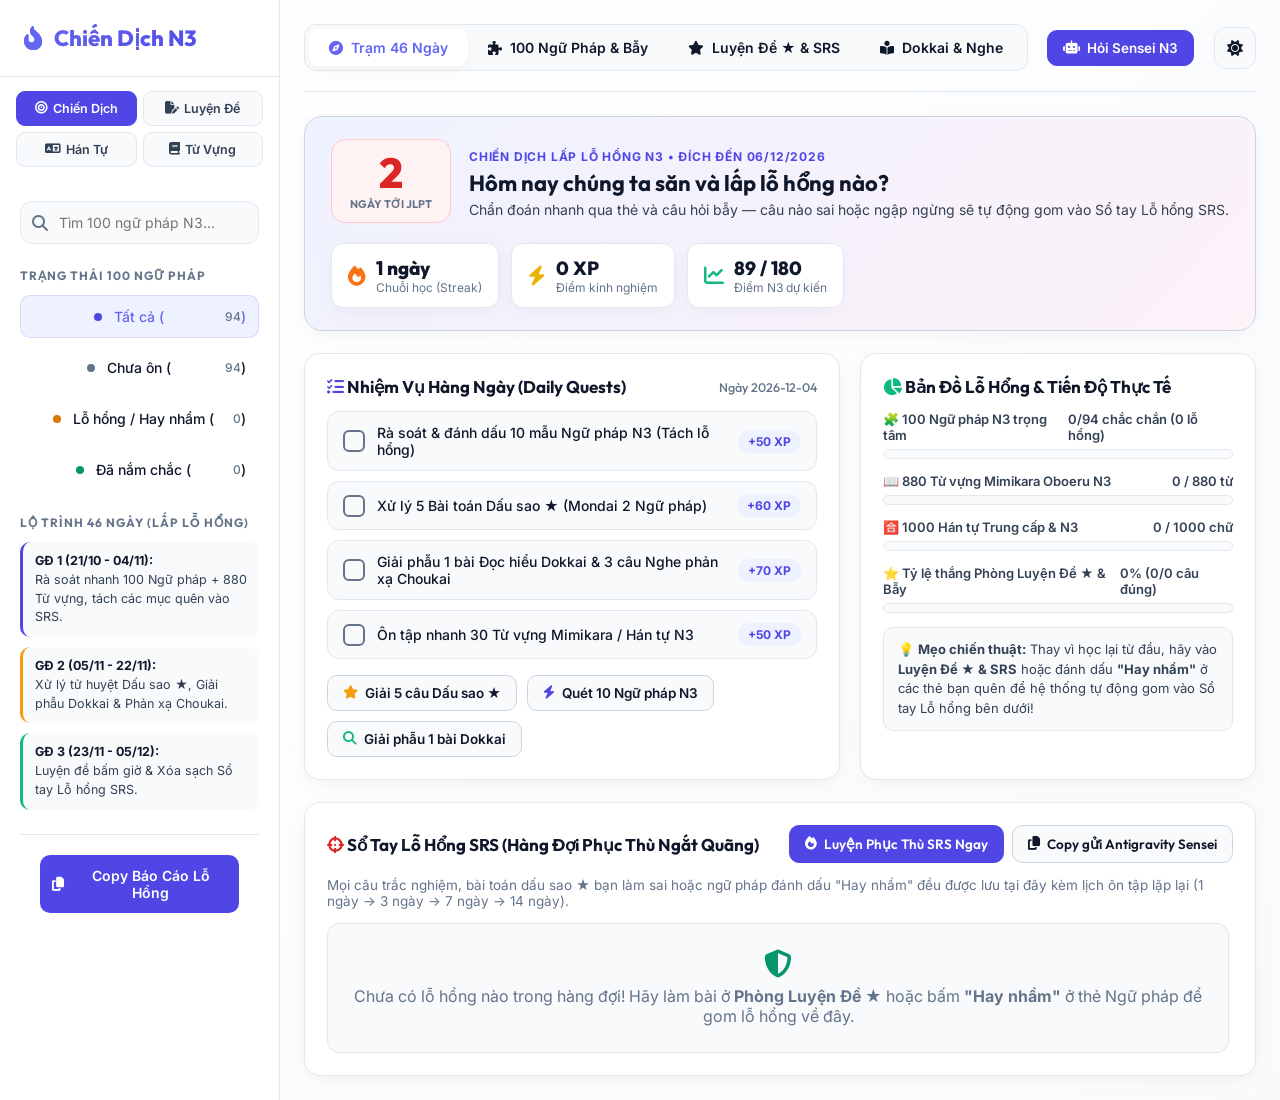
<file: n3_hub.html>
<!DOCTYPE html>
<html lang="vi" data-theme="light">
<head>
    <meta charset="UTF-8">
    <meta name="viewport" content="width=device-width, initial-scale=1.0">
    <title>Chiến Dịch JLPT N3 (46 Ngày) - Lấp Lỗ Hổng & Thực Chiến</title>
    
    <!-- Google Fonts: Outfit & Inter -->
    <link rel="preconnect" href="https://fonts.googleapis.com">
    <link rel="preconnect" href="https://fonts.gstatic.com" crossorigin>
    <link href="https://fonts.googleapis.com/css2?family=Inter:wght@300;400;500;600;700&family=Outfit:wght@400;500;600;700;800&display=swap" rel="stylesheet">
    
    <!-- FontAwesome Icons -->
    <link rel="stylesheet" href="https://cdnjs.cloudflare.com/ajax/libs/font-awesome/6.4.0/css/all.min.css">
    
    <!-- Main Stylesheet -->
    <link rel="stylesheet" href="assets/css/style.css">
    <style>
        /* ==========================================
           N3 CAMPAIGN HUB THEME-AWARE VARIABLES
           Fixes all Light/Dark mode contrast issues
           ========================================== */
        :root {
            --hub-surface: #252145;
            --hub-surface-2: #312c59;
            --hub-text: #f8fafc;
            --hub-text-body: #e2e8f0;
            --hub-text-sub: #a5b4fc;
            --hub-border: rgba(255, 255, 255, 0.14);
            --hub-border-strong: rgba(255, 255, 255, 0.24);
            --hub-banner-bg: linear-gradient(135deg, rgba(139, 92, 246, 0.26) 0%, rgba(236, 72, 153, 0.16) 100%);

            --hub-danger-bg: rgba(239, 68, 68, 0.16);
            --hub-danger-border: rgba(239, 68, 68, 0.4);
            --hub-danger-text: #fca5a5;

            --hub-warn-bg: rgba(245, 158, 11, 0.16);
            --hub-warn-border: rgba(245, 158, 11, 0.4);
            --hub-warn-text: #fcd34d;

            --hub-ok-bg: rgba(16, 185, 129, 0.16);
            --hub-ok-border: rgba(16, 185, 129, 0.4);
            --hub-ok-text: #6ee7b7;
        }

        [data-theme="light"] {
            --hub-surface: #ffffff;
            --hub-surface-2: #f8fafc;
            --hub-text: #0f172a;
            --hub-text-body: #334155;
            --hub-text-sub: #64748b;
            --hub-border: #e2e8f0;
            --hub-border-strong: #cbd5e1;
            --hub-banner-bg: linear-gradient(135deg, #eef2ff 0%, #fdf2f8 100%);

            --hub-danger-bg: #fef2f2;
            --hub-danger-border: #fecaca;
            --hub-danger-text: #dc2626;

            --hub-warn-bg: #fffbeb;
            --hub-warn-border: #fde68a;
            --hub-warn-text: #d97706;

            --hub-ok-bg: #ecfdf5;
            --hub-ok-border: #a7f3d0;
            --hub-ok-text: #059669;
        }

        /* 4-Way Switcher in Sidebar */
        .nav-switcher {
            display: grid;
            grid-template-columns: repeat(2, 1fr);
            gap: 6px;
            margin: 14px 16px;
        }
        .nav-switcher a {
            text-align: center;
            padding: 9px 6px;
            font-size: 12.5px;
            color: var(--hub-text-body);
            background: var(--hub-surface-2);
            border: 1px solid var(--hub-border);
            border-radius: 9px;
            text-decoration: none;
            font-weight: 600;
            transition: all 0.2s;
            display: flex;
            align-items: center;
            justify-content: center;
            gap: 5px;
        }
        .nav-switcher a.active {
            color: #ffffff;
            background: var(--primary);
            border-color: var(--primary);
        }
        .nav-switcher a:hover:not(.active) {
            background: var(--bg-btn-active);
            color: var(--hub-text);
        }

        /* Buttons */
        .btn-pill {
            padding: 9px 15px;
            border-radius: 10px;
            font-size: 13.5px;
            font-weight: 600;
            cursor: pointer;
            background: var(--hub-surface-2);
            border: 1px solid var(--hub-border-strong);
            color: var(--hub-text);
            transition: all 0.2s;
            display: inline-flex;
            align-items: center;
            gap: 7px;
        }
        .btn-pill:hover {
            border-color: var(--primary);
            color: var(--primary);
            transform: translateY(-1px);
        }
        .btn-pill.active, .btn-pill.primary {
            background: var(--primary);
            color: #ffffff !important;
            border-color: var(--primary);
        }
        .btn-pill.primary:hover {
            opacity: 0.92;
        }

        /* Dashboard Banner */
        .campaign-banner {
            background: var(--hub-banner-bg);
            border: 1px solid var(--hub-border-strong);
            border-radius: 18px;
            padding: 22px 26px;
            display: flex;
            flex-wrap: wrap;
            justify-content: space-between;
            align-items: center;
            gap: 20px;
            margin-bottom: 22px;
            box-shadow: var(--shadow-soft);
        }
        .countdown-box {
            display: flex;
            align-items: center;
            gap: 18px;
        }
        .countdown-number {
            font-family: var(--font-heading);
            font-size: 42px;
            font-weight: 800;
            line-height: 1;
            color: var(--hub-danger-text);
            background: var(--hub-danger-bg);
            border: 1px solid var(--hub-danger-border);
            padding: 12px 18px;
            border-radius: 14px;
            text-align: center;
            min-width: 110px;
        }
        .countdown-number span {
            display: block;
            font-size: 11px;
            font-weight: 700;
            color: var(--hub-text-sub);
            margin-top: 5px;
            text-transform: uppercase;
        }
        .campaign-stats-row {
            display: flex;
            gap: 12px;
            flex-wrap: wrap;
        }
        .stat-pill {
            background: var(--hub-surface);
            border: 1px solid var(--hub-border);
            padding: 12px 16px;
            border-radius: 12px;
            display: flex;
            align-items: center;
            gap: 10px;
            box-shadow: var(--shadow-soft);
        }
        .stat-pill i {
            font-size: 20px;
        }
        .stat-pill .stat-val {
            font-family: var(--font-heading);
            font-size: 19px;
            font-weight: 800;
            color: var(--hub-text);
        }
        .stat-pill .stat-lbl {
            font-size: 12px;
            color: var(--hub-text-sub);
            display: block;
        }

        .dashboard-grid {
            display: grid;
            grid-template-columns: 1.15fr 0.85fr;
            gap: 20px;
            margin-bottom: 22px;
        }
        @media (max-width: 980px) {
            .dashboard-grid {
                grid-template-columns: 1fr;
            }
        }
        .panel-card {
            background: var(--hub-surface);
            border: 1px solid var(--hub-border);
            border-radius: 16px;
            padding: 22px;
            box-shadow: var(--shadow-soft);
        }
        .panel-card h3 {
            font-size: 17px;
            color: var(--hub-text);
            margin-bottom: 14px;
            display: flex;
            align-items: center;
            justify-content: space-between;
            flex-wrap: wrap;
            gap: 10px;
        }

        /* Daily Quests */
        .quest-list {
            display: flex;
            flex-direction: column;
            gap: 10px;
        }
        .quest-item {
            display: flex;
            align-items: center;
            justify-content: space-between;
            gap: 12px;
            padding: 12px 15px;
            border-radius: 12px;
            background: var(--hub-surface-2);
            border: 1px solid var(--hub-border);
            cursor: pointer;
            transition: all 0.2s;
            color: var(--hub-text);
        }
        .quest-item:hover {
            border-color: var(--primary);
        }
        .quest-item.done {
            background: var(--hub-ok-bg);
            border-color: var(--hub-ok-border);
        }
        .quest-left {
            display: flex;
            align-items: center;
            gap: 12px;
        }
        .quest-check {
            width: 22px;
            height: 22px;
            border-radius: 6px;
            border: 2px solid var(--hub-text-sub);
            display: flex;
            align-items: center;
            justify-content: center;
            color: transparent;
            transition: all 0.2s;
            flex-shrink: 0;
        }
        .quest-item.done .quest-check {
            background: var(--hub-ok-text);
            border-color: var(--hub-ok-text);
            color: #fff;
        }
        .quest-item.done .quest-title {
            text-decoration: line-through;
            color: var(--hub-text-sub);
        }
        .quest-xp {
            font-size: 12px;
            font-weight: 700;
            padding: 4px 10px;
            border-radius: 20px;
            background: var(--bg-btn-active);
            color: var(--primary);
            white-space: nowrap;
        }

        /* Skill Mastery Bars */
        .skill-bar-item {
            margin-bottom: 14px;
        }
        .skill-bar-top {
            display: flex;
            justify-content: space-between;
            font-size: 13px;
            color: var(--hub-text-body);
            margin-bottom: 6px;
            font-weight: 600;
        }
        .skill-track {
            height: 10px;
            background: var(--hub-surface-2);
            border-radius: 99px;
            overflow: hidden;
            border: 1px solid var(--hub-border);
        }
        .skill-fill {
            height: 100%;
            border-radius: 99px;
            transition: width 0.4s ease;
        }

        /* SRS Mistake List */
        .srs-list {
            display: flex;
            flex-direction: column;
            gap: 10px;
            max-height: 340px;
            overflow-y: auto;
            padding-right: 4px;
        }
        .srs-item {
            display: flex;
            justify-content: space-between;
            align-items: center;
            gap: 14px;
            padding: 14px 16px;
            border-radius: 12px;
            background: var(--hub-surface-2);
            border: 1px solid var(--hub-border);
            border-left: 4px solid var(--hub-danger-text);
        }
        .srs-badge {
            font-size: 11px;
            padding: 3px 8px;
            border-radius: 6px;
            background: var(--hub-danger-bg);
            color: var(--hub-danger-text);
            border: 1px solid var(--hub-danger-border);
            font-weight: 700;
        }

        /* Star Puzzle (Mondai 2 ★) */
        .star-slots-row {
            display: flex;
            flex-wrap: wrap;
            align-items: center;
            justify-content: center;
            gap: 10px;
            margin: 24px 0;
            font-size: 20px;
            font-weight: 700;
            color: var(--hub-text);
        }
        .star-slot {
            min-width: 125px;
            min-height: 48px;
            padding: 8px 16px;
            border-radius: 10px;
            border: 2px dashed var(--hub-text-sub);
            background: var(--hub-surface-2);
            display: inline-flex;
            align-items: center;
            justify-content: center;
            cursor: pointer;
            font-size: 17px;
            color: var(--hub-text-sub);
            transition: all 0.2s;
            position: relative;
        }
        .star-slot.is-star {
            border-color: var(--hub-warn-text);
            background: var(--hub-warn-bg);
            color: var(--hub-warn-text);
        }
        .star-slot.is-star::before {
            content: "★ Vị trí tính điểm";
            position: absolute;
            top: -11px;
            font-size: 10px;
            font-weight: 700;
            color: #fff;
            background: #d97706;
            padding: 1px 7px;
            border-radius: 99px;
        }
        .star-slot.filled {
            border-style: solid;
            border-color: var(--primary);
            background: var(--bg-btn-active);
            color: var(--hub-text);
        }
        .star-word-bank {
            display: grid;
            grid-template-columns: repeat(2, 1fr);
            gap: 12px;
            margin-top: 16px;
        }
        .star-word-btn {
            padding: 14px 18px;
            border-radius: 12px;
            background: var(--hub-surface-2);
            border: 1px solid var(--hub-border-strong);
            color: var(--hub-text);
            font-size: 17px;
            font-weight: 600;
            cursor: pointer;
            transition: all 0.2s;
            text-align: left;
            display: flex;
            align-items: center;
            gap: 10px;
        }
        .star-word-btn:hover:not(:disabled) {
            border-color: var(--primary);
            background: var(--bg-btn-active);
            transform: translateY(-2px);
        }
        .star-word-btn.used {
            opacity: 0.35;
            pointer-events: none;
        }

        /* Dokkai Reader Anatomy Highlighting */
        .dokkai-passage-box {
            font-size: 18.5px;
            line-height: 2.0;
            padding: 20px;
            border-radius: 14px;
            background: var(--hub-surface-2);
            border: 1px solid var(--hub-border);
            color: var(--hub-text);
            margin-bottom: 16px;
        }
        .dokkai-passage-box.show-anatomy .s-topic {
            background: rgba(59, 130, 246, 0.15);
            border-bottom: 2px solid #3b82f6;
            padding: 2px 4px;
            border-radius: 4px;
        }
        .dokkai-passage-box.show-anatomy .s-contrast {
            background: var(--hub-danger-bg);
            color: var(--hub-danger-text);
            border: 1px solid var(--hub-danger-border);
            font-weight: 700;
            padding: 2px 6px;
            border-radius: 4px;
        }
        .dokkai-passage-box.show-anatomy .s-main {
            background: var(--hub-warn-bg);
            border-bottom: 2px solid var(--hub-warn-text);
            padding: 2px 4px;
            border-radius: 4px;
        }
        .dokkai-passage-box.show-anatomy .s-conclusion {
            background: var(--hub-ok-bg);
            border-bottom: 3px solid var(--hub-ok-text);
            font-weight: 700;
            padding: 2px 4px;
            border-radius: 4px;
        }

        /* Nuance Pair Cards */
        .nuance-grid {
            display: grid;
            grid-template-columns: repeat(auto-fill, minmax(340px, 1fr));
            gap: 18px;
            margin-top: 18px;
        }
        .nuance-card {
            background: var(--hub-surface);
            border: 1px solid var(--hub-border);
            border-radius: 14px;
            padding: 20px;
            box-shadow: var(--shadow-soft);
        }
        .nuance-card h4 {
            font-size: 17px;
            color: var(--primary);
            margin: 8px 0;
        }
        .nuance-rule-list {
            list-style: none;
            display: flex;
            flex-direction: column;
            gap: 8px;
            margin-top: 12px;
            font-size: 13.5px;
            color: var(--hub-text-body);
            line-height: 1.55;
        }

        /* Clean Modal / Slide-Over for AI Sensei (No overlapping floating button!) */
        .sensei-modal-backdrop {
            position: fixed;
            inset: 0;
            background: rgba(15, 23, 42, 0.55);
            backdrop-filter: blur(4px);
            z-index: 1000;
            display: none;
            align-items: center;
            justify-content: center;
            padding: 16px;
        }
        .sensei-modal-backdrop.open {
            display: flex;
        }
        .sensei-modal {
            width: 520px;
            max-width: 100%;
            max-height: 85vh;
            background: var(--hub-surface);
            color: var(--hub-text);
            border: 1px solid var(--hub-border-strong);
            border-radius: 20px;
            box-shadow: 0 25px 50px -12px rgba(0, 0, 0, 0.45);
            display: flex;
            flex-direction: column;
            overflow: hidden;
        }
        .sensei-header {
            padding: 16px 20px;
            background: var(--hub-surface-2);
            border-bottom: 1px solid var(--hub-border);
            display: flex;
            justify-content: space-between;
            align-items: center;
        }
        .sensei-apikey-bar {
            padding: 10px 16px;
            background: var(--hub-surface);
            border-bottom: 1px solid var(--hub-border);
            display: flex;
            gap: 8px;
            align-items: center;
        }
        .sensei-apikey-bar input {
            flex: 1;
            padding: 8px 12px;
            border-radius: 8px;
            background: var(--hub-surface-2);
            border: 1px solid var(--hub-border-strong);
            color: var(--hub-text);
            font-size: 12.5px;
        }
        .sensei-messages {
            padding: 18px;
            overflow-y: auto;
            flex: 1;
            display: flex;
            flex-direction: column;
            gap: 12px;
            font-size: 14px;
            line-height: 1.6;
            min-height: 260px;
            max-height: 400px;
            background: var(--hub-surface);
        }
        .msg-bubble {
            padding: 12px 16px;
            border-radius: 14px;
            max-width: 92%;
        }
        .msg-sensei {
            background: var(--hub-surface-2);
            color: var(--hub-text);
            border: 1px solid var(--hub-border-strong);
            align-self: flex-start;
        }
        .msg-user {
            background: var(--primary);
            color: #ffffff;
            align-self: flex-end;
        }
        .sensei-input-area {
            padding: 14px 16px;
            border-top: 1px solid var(--hub-border);
            display: flex;
            flex-direction: column;
            gap: 10px;
            background: var(--hub-surface-2);
        }
        .sensei-input-row {
            display: flex;
            gap: 8px;
        }
        .sensei-input-row input {
            flex: 1;
            padding: 10px 14px;
            border-radius: 10px;
            background: var(--hub-surface);
            color: var(--hub-text);
            border: 1px solid var(--hub-border-strong);
            font-size: 14px;
        }
        .sensei-input-row input:focus {
            border-color: var(--primary);
        }
    </style>
</head>
<body>
    <div class="app-container">
        <!-- Sidebar -->
        <aside class="sidebar">
            <div class="sidebar-header">
                <div class="logo">
                    <i class="fa-solid fa-fire-flame-curved"></i>
                    <span>Chiến Dịch N3</span>
                </div>
                <button class="sidebar-close-btn" id="sidebar-close-btn" title="Đóng menu">
                    <i class="fa-solid fa-xmark"></i>
                </button>
            </div>

            <!-- 4-Way Global Navigation -->
            <div class="nav-switcher">
                <a href="n3_hub.html" class="active"><i class="fa-solid fa-bullseye"></i> Chiến Dịch</a>
                <a href="luyen_de.html"><i class="fa-solid fa-file-pen"></i> Luyện Đề</a>
                <a href="index.html"><i class="fa-solid fa-language"></i> Hán Tự</a>
                <a href="vocab.html"><i class="fa-solid fa-book"></i> Từ Vựng</a>
            </div>

            <div class="sidebar-content">
                <!-- Search Grammar -->
                <div class="search-box">
                    <i class="fa-solid fa-magnifying-glass"></i>
                    <input type="text" id="grammar-search-input" placeholder="Tìm 100 ngữ pháp N3...">
                </div>

                <!-- Grammar Mastery Filter -->
                <div class="filter-section">
                    <h3>Trạng thái 100 Ngữ pháp</h3>
                    <div class="filter-options">
                        <button class="filter-btn active" data-gstatus="all">
                            <span class="dot all"></span>Tất cả (<span id="gcount-all">0</span>)
                        </button>
                        <button class="filter-btn" data-gstatus="unlearned">
                            <span class="dot unlearned"></span>Chưa ôn (<span id="gcount-unlearned">0</span>)
                        </button>
                        <button class="filter-btn" data-gstatus="learning">
                            <span class="dot learning"></span>Lỗ hổng / Hay nhầm (<span id="gcount-learning">0</span>)
                        </button>
                        <button class="filter-btn" data-gstatus="mastered">
                            <span class="dot mastered"></span>Đã nắm chắc (<span id="gcount-mastered">0</span>)
                        </button>
                    </div>
                </div>

                <!-- Phase Roadmap Summary -->
                <div class="filter-section">
                    <h3>Lộ trình 46 Ngày (Lấp Lỗ Hổng)</h3>
                    <div style="font-size: 12.5px; color: var(--hub-text-body); display: flex; flex-direction: column; gap: 10px; line-height: 1.5;">
                        <div style="padding: 10px 12px; border-radius: 10px; background: var(--hub-surface-2); border-left: 3px solid var(--primary);">
                            <strong style="color: var(--hub-text);">GĐ 1 (21/10 - 04/11):</strong><br>
                            Rà soát nhanh 100 Ngữ pháp + 880 Từ vựng, tách các mục quên vào SRS.
                        </div>
                        <div style="padding: 10px 12px; border-radius: 10px; background: var(--hub-surface-2); border-left: 3px solid #f59e0b;">
                            <strong style="color: var(--hub-text);">GĐ 2 (05/11 - 22/11):</strong><br>
                            Xử lý tử huyệt Dấu sao ★, Giải phẫu Dokkai & Phản xạ Choukai.
                        </div>
                        <div style="padding: 10px 12px; border-radius: 10px; background: var(--hub-surface-2); border-left: 3px solid #10b981;">
                            <strong style="color: var(--hub-text);">GĐ 3 (23/11 - 05/12):</strong><br>
                            Luyện đề bấm giờ & Xóa sạch Sổ tay Lỗ hổng SRS.
                        </div>
                    </div>
                </div>

                <div class="sidebar-footer">
                    <button class="action-btn" id="export-antigravity-btn" style="background: var(--primary); color: #fff;">
                        <i class="fa-solid fa-copy"></i> Copy Báo Cáo Lỗ Hổng
                    </button>
                </div>
            </div>
        </aside>

        <div class="sidebar-overlay" id="sidebar-overlay"></div>

        <!-- Main Content -->
        <main class="main-content">
            <header class="topbar">
                <div class="mobile-header-bar">
                    <button class="mobile-menu-btn" id="mobile-menu-toggle" title="Menu">
                        <i class="fa-solid fa-bars"></i>
                    </button>
                    <div class="mobile-switch-links" style="font-size: 12px;">
                        <a href="n3_hub.html" class="active">Chiến Dịch</a>
                        <a href="luyen_de.html">Luyện Đề</a>
                        <a href="index.html">Hán Tự</a>
                        <a href="vocab.html">Từ Vựng</a>
                    </div>
                    <button class="theme-toggle" id="mobile-theme-toggle-btn">
                        <i class="fa-solid fa-moon"></i>
                    </button>
                </div>

                <div class="tab-selectors">
                    <button class="tab-btn active" data-tab="dashboard">
                        <i class="fa-solid fa-compass"></i> Trạm 46 Ngày
                    </button>
                    <button class="tab-btn" data-tab="grammar">
                        <i class="fa-solid fa-puzzle-piece"></i> 100 Ngữ Pháp & Bẫy
                    </button>
                    <button class="tab-btn" data-tab="dojo">
                        <i class="fa-solid fa-star"></i> Luyện Đề ★ & SRS
                    </button>
                    <button class="tab-btn" data-tab="dokkai">
                        <i class="fa-solid fa-book-open-reader"></i> Dokkai & Nghe
                    </button>
                </div>

                <div class="topbar-actions">
                    <button class="btn-pill primary" id="sensei-open-btn">
                        <i class="fa-solid fa-robot"></i> Hỏi Sensei N3
                    </button>
                    <button class="theme-toggle desktop-only" id="theme-toggle-btn" title="Chuyển đổi giao diện Sáng/Tối">
                        <i class="fa-solid fa-moon"></i>
                    </button>
                </div>
            </header>

            <div class="content-container">
                <!-- ==========================================
                     TAB 1: DASHBOARD CHIẾN DỊCH 46 NGÀY
                     ========================================== -->
                <section class="tab-content active" id="tab-dashboard">
                    <div class="campaign-banner">
                        <div class="countdown-box">
                            <div class="countdown-number">
                                <div id="days-left-num">46</div>
                                <span>Ngày tới JLPT</span>
                            </div>
                            <div>
                                <span style="font-size: 12px; font-weight: 700; text-transform: uppercase; letter-spacing: 0.8px; color: var(--primary);">Chiến dịch Lấp Lỗ Hổng N3 • Đích đến 06/12/2026</span>
                                <h2 style="font-size: 22px; margin: 4px 0; color: var(--hub-text);">Hôm nay chúng ta săn và lấp lỗ hổng nào?</h2>
                                <p style="font-size: 14px; color: var(--hub-text-body);">Chẩn đoán nhanh qua thẻ và câu hỏi bẫy — câu nào sai hoặc ngập ngừng sẽ tự động gom vào Sổ tay Lỗ hổng SRS.</p>
                            </div>
                        </div>

                        <div class="campaign-stats-row">
                            <div class="stat-pill">
                                <i class="fa-solid fa-fire" style="color: #f97316;"></i>
                                <div>
                                    <span class="stat-val" id="streak-count">1 ngày</span>
                                    <span class="stat-lbl">Chuỗi học (Streak)</span>
                                </div>
                            </div>
                            <div class="stat-pill">
                                <i class="fa-solid fa-bolt" style="color: #eab308;"></i>
                                <div>
                                    <span class="stat-val" id="xp-count">0 XP</span>
                                    <span class="stat-lbl">Điểm kinh nghiệm</span>
                                </div>
                            </div>
                            <div class="stat-pill">
                                <i class="fa-solid fa-chart-line" style="color: #10b981;"></i>
                                <div>
                                    <span class="stat-val" id="est-score">78 / 180</span>
                                    <span class="stat-lbl">Điểm N3 dự kiến</span>
                                </div>
                            </div>
                        </div>
                    </div>

                    <div class="dashboard-grid">
                        <!-- Daily Quests -->
                        <div class="panel-card">
                            <h3>
                                <span><i class="fa-solid fa-list-check" style="color: var(--primary);"></i> Nhiệm Vụ Hàng Ngày (Daily Quests)</span>
                                <span style="font-size: 12.5px; color: var(--hub-text-sub); font-weight: 500;" id="today-date-label">Hôm nay</span>
                            </h3>
                            <div class="quest-list" id="daily-quest-list">
                                <!-- Dynamic Quests -->
                            </div>
                            <div style="margin-top: 16px; display: flex; gap: 10px; flex-wrap: wrap;">
                                <button class="btn-pill" onclick="switchHubTab('dojo')">
                                    <i class="fa-solid fa-star" style="color: #f59e0b;"></i> Giải 5 câu Dấu sao ★
                                </button>
                                <button class="btn-pill" onclick="switchHubTab('grammar')">
                                    <i class="fa-solid fa-bolt" style="color: var(--primary);"></i> Quét 10 Ngữ pháp N3
                                </button>
                                <button class="btn-pill" onclick="switchHubTab('dokkai')">
                                    <i class="fa-solid fa-magnifying-glass" style="color: #10b981;"></i> Giải phẫu 1 bài Dokkai
                                </button>
                            </div>
                        </div>

                        <!-- Skill Radar / Mastery Overview -->
                        <div class="panel-card">
                            <h3>
                                <span><i class="fa-solid fa-chart-pie" style="color: #10b981;"></i> Bản Đồ Lỗ Hổng & Tiến Độ Thực Tế</span>
                            </h3>
                            <div class="skill-bar-item">
                                <div class="skill-bar-top">
                                    <span>🧩 100 Ngữ pháp N3 trọng tâm</span>
                                    <span id="mastery-grammar-txt">0 / 62 cụm</span>
                                </div>
                                <div class="skill-track">
                                    <div class="skill-fill" id="mastery-grammar-bar" style="width: 0%; background: var(--primary);"></div>
                                </div>
                            </div>

                            <div class="skill-bar-item">
                                <div class="skill-bar-top">
                                    <span>📖 880 Từ vựng Mimikara Oboeru N3</span>
                                    <span id="mastery-vocab-txt">0 / 880 từ</span>
                                </div>
                                <div class="skill-track">
                                    <div class="skill-fill" id="mastery-vocab-bar" style="width: 0%; background: #3b82f6;"></div>
                                </div>
                            </div>

                            <div class="skill-bar-item">
                                <div class="skill-bar-top">
                                    <span>🈴 1000 Hán tự Trung cấp & N3</span>
                                    <span id="mastery-kanji-txt">0 / 1000 chữ</span>
                                </div>
                                <div class="skill-track">
                                    <div class="skill-fill" id="mastery-kanji-bar" style="width: 0%; background: #10b981;"></div>
                                </div>
                            </div>

                            <div class="skill-bar-item">
                                <div class="skill-bar-top">
                                    <span>⭐ Tỷ lệ thắng Phòng Luyện Đề ★ & Bẫy</span>
                                    <span id="mastery-dojo-txt">0% chính xác</span>
                                </div>
                                <div class="skill-track">
                                    <div class="skill-fill" id="mastery-dojo-bar" style="width: 0%; background: #f59e0b;"></div>
                                </div>
                            </div>

                            <div style="margin-top: 14px; padding: 12px 14px; border-radius: 10px; background: var(--hub-surface-2); border: 1px solid var(--hub-border); font-size: 13px; color: var(--hub-text-body); line-height: 1.5;">
                                💡 <strong>Mẹo chiến thuật:</strong> Thay vì học lại từ đầu, hãy vào <strong>Luyện Đề ★ & SRS</strong> hoặc đánh dấu <strong>"Hay nhầm"</strong> ở các thẻ bạn quên để hệ thống tự động gom vào Sổ tay Lỗ hổng bên dưới!
                            </div>
                        </div>
                    </div>

                    <!-- SRS Mistake Bank -->
                    <div class="panel-card">
                        <h3>
                            <span><i class="fa-solid fa-crosshairs" style="color: var(--hub-danger-text);"></i> Sổ Tay Lỗ Hổng SRS (Hàng Đợi Phục Thù Ngắt Quãng)</span>
                            <div style="display: flex; gap: 8px; flex-wrap: wrap;">
                                <button class="btn-pill primary" id="start-srs-revenge-btn">
                                    <i class="fa-solid fa-fire"></i> Luyện Phục Thù SRS Ngay
                                </button>
                                <button class="btn-pill" id="copy-mistakes-btn">
                                    <i class="fa-solid fa-copy"></i> Copy gửi Antigravity Sensei
                                </button>
                            </div>
                        </h3>
                        <p style="font-size: 13.5px; color: var(--hub-text-sub); margin-bottom: 14px;">
                            Mọi câu trắc nghiệm, bài toán dấu sao ★ bạn làm sai hoặc ngữ pháp đánh dấu "Hay nhầm" đều được lưu tại đây kèm lịch ôn tập lặp lại (1 ngày → 3 ngày → 7 ngày → 14 ngày).
                        </p>
                        <div class="srs-list" id="srs-mistake-container">
                            <!-- Injected by JS -->
                        </div>
                    </div>
                </section>

                <!-- ==========================================
                     TAB 2: 100 NGỮ PHÁP N3 & CẶP DỄ NHẦM
                     ========================================== -->
                <section class="tab-content" id="tab-grammar">
                    <div style="display: flex; justify-content: space-between; align-items: center; flex-wrap: wrap; gap: 12px; margin-bottom: 20px;">
                        <div>
                            <h2 style="color: var(--hub-text);">🧩 Kho Vũ Khí 100 Ngữ Pháp N3 & Phân Biệt Cặp Dễ Nhầm</h2>
                            <p style="font-size: 14px; color: var(--hub-text-sub);">Trích xuất trực tiếp từ giáo trình của bạn, bổ sung cấu trúc nối và mẹo tránh bẫy JLPT.</p>
                        </div>
                        <div style="display: flex; gap: 10px; flex-wrap: wrap;">
                            <button class="btn-pill active" id="view-g-cards-btn"><i class="fa-solid fa-clone"></i> Thẻ Flashcard 3D</button>
                            <button class="btn-pill" id="view-g-pairs-btn"><i class="fa-solid fa-scale-balanced"></i> 6 Cặp Ngữ Pháp Hay Nhầm Nhất</button>
                            <button class="btn-pill" id="view-g-list-btn"><i class="fa-solid fa-table-list"></i> Bảng Tra Cứu Nhanh</button>
                        </div>
                    </div>

                    <!-- Subview 2A: 3D Grammar Flashcard -->
                    <div id="grammar-subview-cards" class="flashcard-layout">
                        <div class="card-navigator">
                            <button class="nav-arrow" id="g-prev-btn"><i class="fa-solid fa-chevron-left"></i></button>
                            <span class="card-index-indicator">Mẫu số <span id="g-current-idx">1</span> / <span id="g-total-idx">0</span></span>
                            <button class="nav-arrow" id="g-next-btn"><i class="fa-solid fa-chevron-right"></i></button>
                        </div>

                        <div class="flip-card-container">
                            <div class="flip-card" id="grammar-flashcard">
                                <div class="flip-card-front">
                                    <div class="card-header">
                                        <span class="level-badge" id="g-front-cat">Thời gian</span>
                                        <span class="level-badge" id="g-front-stt">#1</span>
                                        <button class="audio-btn" id="g-tts-btn" title="Nghe câu ví dụ tiếng Nhật">
                                            <i class="fa-solid fa-volume-high"></i>
                                        </button>
                                    </div>
                                    <div style="text-align: center; padding: 0 12px;">
                                        <div class="kanji-display" id="g-front-pattern" style="font-size: 38px; line-height: 1.3;">～うちに</div>
                                        <div style="font-size: 15px; color: var(--hub-text-body); margin-top: 12px; font-weight: 600;" id="g-front-struct">Vる / Vている / Nの + うちに</div>
                                    </div>
                                    <div class="card-tip">Click vào thẻ để xem nghĩa & mẹo tránh bẫy</div>
                                </div>

                                <div class="flip-card-back">
                                    <div class="back-header">
                                        <div>
                                            <h2 id="g-back-pattern" style="font-size: 22px;">～うちに</h2>
                                            <span id="g-back-struct" style="font-size: 13px; color: var(--hub-text-sub); font-weight: 600;">Cấu trúc</span>
                                        </div>
                                        <button class="btn-pill" id="g-ask-ai-btn" style="font-size: 12px;">
                                            <i class="fa-solid fa-robot"></i> Hỏi sâu Sensei
                                        </button>
                                    </div>
                                    <div class="back-body">
                                        <div class="detail-row">
                                            <span class="detail-label">Ý nghĩa cốt lõi:</span>
                                            <span class="detail-val" id="g-back-meaning" style="font-size: 17px; font-weight: 700; color: var(--primary);">Tranh thủ trong lúc...</span>
                                        </div>
                                        <div style="padding: 12px 14px; border-radius: 10px; background: var(--hub-surface-2); border: 1px solid var(--hub-border);">
                                            <h4 style="font-size: 12px; color: var(--hub-text-sub); text-transform: uppercase;"><i class="fa-solid fa-quote-left"></i> Ví dụ thực tế trong đề:</h4>
                                            <p id="g-back-ex-jp" style="font-size: 16px; font-weight: 700; margin-top: 6px; color: var(--hub-text);"></p>
                                            <p id="g-back-ex-vi" style="font-size: 13.5px; color: var(--hub-text-body); margin-top: 4px;"></p>
                                        </div>
                                        <div style="background: var(--hub-warn-bg); border: 1px solid var(--hub-warn-border); padding: 12px 14px; border-radius: 10px;">
                                            <h4 style="font-size: 13px; color: var(--hub-warn-text);"><i class="fa-solid fa-triangle-exclamation"></i> Bẫy JLPT & So sánh Nuance:</h4>
                                            <p id="g-back-nuance" style="font-size: 13.5px; color: var(--hub-text-body); margin-top: 4px; line-height: 1.5;"></p>
                                        </div>
                                    </div>
                                </div>
                            </div>
                        </div>

                        <div class="study-actions">
                            <button class="study-btn unlearned-btn" id="g-mark-hole-btn">
                                <i class="fa-solid fa-triangle-exclamation"></i> Hay nhầm (Vào SRS)
                            </button>
                            <button class="study-btn flip-btn" id="g-flip-btn">
                                <i class="fa-solid fa-rotate"></i> Lật thẻ
                            </button>
                            <button class="study-btn mastered-btn" id="g-mark-mastered-btn">
                                <i class="fa-solid fa-circle-check"></i> Đã nắm chắc
                            </button>
                        </div>
                    </div>

                    <!-- Subview 2B: Confusing Nuance Pairs -->
                    <div id="grammar-subview-pairs" style="display: none;">
                        <div class="nuance-grid" id="nuance-pairs-container"></div>
                    </div>

                    <!-- Subview 2C: Full Searchable Table -->
                    <div id="grammar-subview-list" style="display: none;">
                        <div class="library-grid" id="grammar-library-container"></div>
                    </div>
                </section>

                <!-- ==========================================
                     TAB 3: PHÒNG LUYỆN ĐỀ ★ & TRẮC NGHIỆM BẪY
                     ========================================== -->
                <section class="tab-content" id="tab-dojo">
                    <div style="display: flex; justify-content: space-between; align-items: center; flex-wrap: wrap; gap: 12px; margin-bottom: 20px;">
                        <div>
                            <h2 style="color: var(--hub-text);">⚔️ Phòng Thực Chiến JLPT: Bài Toán Dấu Sao (★) & Phản Xạ Bẫy</h2>
                            <p style="font-size: 14px; color: var(--hub-text-sub);">Sai câu nào lập tức giải thích tận gốc và ghi vào Sổ Tay Lỗ Hổng SRS để phục thù.</p>
                        </div>
                        <div style="display: flex; gap: 10px; flex-wrap: wrap;">
                            <button class="btn-pill active" id="mode-star-btn"><i class="fa-solid fa-star" style="color: #f59e0b;"></i> Bài Toán Dấu Sao ★ (Mondai 2)</button>
                            <button class="btn-pill" id="mode-trap-btn"><i class="fa-solid fa-bolt"></i> Trắc Nghiệm Bẫy Ngữ Pháp (Mondai 1)</button>
                            <button class="btn-pill" id="mode-srs-quiz-btn"><i class="fa-solid fa-fire" style="color: var(--hub-danger-text);"></i> Đấu Trường Phục Thù SRS</button>
                        </div>
                    </div>

                    <!-- Mode 3A: Star Puzzle ★ -->
                    <div id="dojo-star-view" class="panel-card">
                        <div style="display: flex; justify-content: space-between; align-items: center; flex-wrap: wrap; gap: 10px; margin-bottom: 14px;">
                            <span class="srs-badge" style="background: var(--hub-warn-bg); color: var(--hub-warn-text); border-color: var(--hub-warn-border); font-size: 12.5px; padding: 5px 12px;">
                                Mondai 2 • Sắp xếp câu Dấu sao ★ (<span id="star-idx-lbl">1/10</span>)
                            </span>
                            <div style="display: flex; gap: 8px;">
                                <button class="btn-pill" id="star-reset-slots-btn"><i class="fa-solid fa-rotate-left"></i> Xếp lại</button>
                                <button class="btn-pill" id="star-explain-ai-btn"><i class="fa-solid fa-robot"></i> Nhờ Sensei gợi ý</button>
                            </div>
                        </div>

                        <p style="font-size: 14px; color: var(--hub-text-sub);">Bấm vào các mảnh ghép bên dưới theo đúng thứ tự từ trái sang phải để hoàn thành câu (Bấm vào ô đã điền để bỏ ra):</p>

                        <div class="star-slots-row" id="star-sentence-area">
                            <!-- Prefix + 4 Slots + Suffix injected by JS -->
                        </div>

                        <div class="star-word-bank" id="star-options-bank">
                            <!-- 4 Word pieces injected by JS -->
                        </div>

                        <div id="star-feedback-box" style="display: none; margin-top: 20px; padding: 18px; border-radius: 12px; border: 1px solid var(--hub-border);">
                            <h4 id="star-feedback-title" style="font-size: 16.5px; margin-bottom: 8px;"></h4>
                            <p id="star-feedback-full" style="font-size: 17px; font-weight: 700; color: var(--primary); margin-bottom: 6px;"></p>
                            <p id="star-feedback-trans" style="font-size: 14px; color: var(--hub-text-body); margin-bottom: 10px;"></p>
                            <div id="star-feedback-exp" style="font-size: 14px; color: var(--hub-text-body); padding: 12px 14px; border-radius: 8px; background: var(--hub-surface-2); border: 1px solid var(--hub-border);"></div>
                            <div style="margin-top: 14px; display: flex; justify-content: flex-end; gap: 10px;">
                                <button class="btn-pill primary" id="star-next-btn">
                                    Câu Dấu Sao tiếp theo <i class="fa-solid fa-arrow-right"></i>
                                </button>
                            </div>
                        </div>
                    </div>

                    <!-- Mode 3B & 3C: Trap Multiple Choice & SRS Revenge Quiz -->
                    <div id="dojo-trap-view" class="panel-card" style="display: none;">
                        <div style="display: flex; justify-content: space-between; align-items: center; margin-bottom: 16px;">
                            <span class="srs-badge" id="trap-mode-badge" style="background: var(--bg-btn-active); color: var(--primary); border-color: var(--hub-border); font-size: 12.5px; padding: 5px 12px;">
                                Mondai 1 • Phân biệt Ngữ pháp dễ nhầm
                            </span>
                            <span style="font-weight: 700; color: var(--hub-text);">Điểm phiên này: <strong id="trap-score-val" style="color: var(--hub-ok-text);">0/0</strong></span>
                        </div>

                        <div class="quiz-question-card" style="padding: 26px; margin-bottom: 18px; background: var(--hub-surface-2);">
                            <div id="trap-question-text" style="font-size: 22px; font-weight: 700; line-height: 1.6; color: var(--hub-text);"></div>
                        </div>

                        <div class="quiz-options-grid" id="trap-options-grid"></div>

                        <div id="trap-feedback-box" style="display: none; margin-top: 18px; padding: 16px; border-radius: 12px; background: var(--hub-surface-2); border-left: 4px solid var(--primary);">
                            <div id="trap-feedback-msg" style="font-size: 14.5px; color: var(--hub-text-body); line-height: 1.6; margin-bottom: 12px;"></div>
                            <div style="display: flex; justify-content: space-between; align-items: center; flex-wrap: wrap; gap: 10px;">
                                <button class="btn-pill" id="trap-ask-sensei-btn"><i class="fa-solid fa-robot"></i> Hỏi thêm Sensei về câu này</button>
                                <button class="btn-pill primary" id="trap-next-btn">Câu tiếp theo <i class="fa-solid fa-arrow-right"></i></button>
                            </div>
                        </div>
                    </div>
                </section>

                <!-- ==========================================
                     TAB 4: TRẠM GIẢI PHẪU DOKKAI & PHẢN XẠ NGHE
                     ========================================== -->
                <section class="tab-content" id="tab-dokkai">
                    <div class="dashboard-grid">
                        <!-- Left: Smart Dokkai Reader -->
                        <div class="panel-card">
                            <h3>
                                <span><i class="fa-solid fa-microscope" style="color: var(--primary);"></i> Trạm Giải Phẫu Đọc Hiểu (Dokkai)</span>
                                <select id="dokkai-select" class="quiz-select" style="padding: 7px 12px; border-radius: 8px; background: var(--hub-surface-2); color: var(--hub-text); border: 1px solid var(--hub-border-strong);"></select>
                            </h3>

                            <div style="display: flex; gap: 8px; flex-wrap: wrap; margin-bottom: 14px;">
                                <button class="btn-pill active" id="toggle-anatomy-btn">
                                    <i class="fa-solid fa-highlighter"></i> Tô Màu Cấu Trúc Câu
                                </button>
                                <button class="btn-pill" id="toggle-dokkai-trans-btn">
                                    <i class="fa-solid fa-language"></i> Hiện/Ẩn Bản Dịch
                                </button>
                                <button class="btn-pill" id="dokkai-tts-btn">
                                    <i class="fa-solid fa-volume-high"></i> Nghe đọc
                                </button>
                            </div>

                            <div class="dokkai-passage-box show-anatomy" id="dokkai-passage-content"></div>

                            <div id="dokkai-trans-box" style="display: none; padding: 14px; border-radius: 10px; background: var(--hub-surface-2); border-left: 4px solid #3b82f6; margin-bottom: 16px; font-size: 14px; color: var(--hub-text-body); line-height: 1.6;"></div>

                            <div id="dokkai-anatomy-notes" style="display: flex; flex-direction: column; gap: 8px; margin-bottom: 18px;"></div>

                            <div style="border-top: 1px solid var(--hub-border); padding-top: 16px;">
                                <h4 id="dokkai-q-text" style="font-size: 16px; color: var(--hub-text); margin-bottom: 12px;"></h4>
                                <div id="dokkai-q-options" style="display: flex; flex-direction: column; gap: 8px;"></div>
                                <div id="dokkai-q-feedback" style="display: none; margin-top: 12px; padding: 12px 14px; border-radius: 10px; background: var(--hub-surface-2); font-size: 14px; color: var(--hub-text-body);"></div>
                            </div>
                        </div>

                        <!-- Right: Choukai Mondai 4 & 5 Reflex -->
                        <div class="panel-card">
                            <h3>
                                <span><i class="fa-solid fa-headphones" style="color: #ec4899;"></i> Phản Xạ Nghe Tức Thì (Choukai Mondai 4 & 5)</span>
                                <span id="choukai-idx-lbl" style="font-size: 13px; color: var(--hub-text-sub);">1/5</span>
                            </h3>
                            <p style="font-size: 13.5px; color: var(--hub-text-sub); margin-bottom: 16px;">
                                Luyện phản xạ tai nghe không nhìn chữ: Bấm <strong>Phát câu nói</strong>, chọn ngay câu đáp lại tự nhiên nhất trong 3 giây!
                            </p>

                            <div style="padding: 20px; border-radius: 14px; background: var(--hub-surface-2); border: 1px solid var(--hub-border); text-align: center; margin-bottom: 18px;">
                                <div id="choukai-situation" style="font-size: 14px; color: var(--primary); font-weight: 700; margin-bottom: 14px;"></div>
                                <div style="display: flex; justify-content: center; gap: 10px; flex-wrap: wrap;">
                                    <button class="btn-pill primary" id="choukai-play-normal">
                                        <i class="fa-solid fa-play"></i> Phát Tốc Độ Chuẩn (1.0x)
                                    </button>
                                    <button class="btn-pill" id="choukai-play-slow">
                                        <i class="fa-solid fa-gauge-simple-low"></i> Nghe Chậm (0.8x)
                                    </button>
                                    <button class="btn-pill" id="choukai-toggle-script">
                                        <i class="fa-solid fa-eye"></i> Mở Script
                                    </button>
                                </div>
                                <div id="choukai-script-box" style="display: none; margin-top: 14px; font-size: 18px; font-weight: 700; color: var(--hub-warn-text);"></div>
                            </div>

                            <div id="choukai-options-list" style="display: flex; flex-direction: column; gap: 10px;"></div>

                            <div id="choukai-feedback-box" style="display: none; margin-top: 14px; padding: 14px; border-radius: 10px; background: var(--hub-ok-bg); border: 1px solid var(--hub-ok-border); font-size: 14px; color: var(--hub-text-body);"></div>

                            <div style="margin-top: 16px; display: flex; justify-content: space-between;">
                                <button class="btn-pill" id="choukai-prev-btn"><i class="fa-solid fa-arrow-left"></i> Câu trước</button>
                                <button class="btn-pill" id="choukai-next-btn">Câu nghe tiếp theo <i class="fa-solid fa-arrow-right"></i></button>
                            </div>
                        </div>
                    </div>
                </section>
            </div>
        </main>
    </div>

    <!-- ==========================================
         CLEAN MODAL FOR AI SENSEI COMPANION
         (Full Light & Dark Mode support, no overlapping clutter)
         ========================================== -->
    <div class="sensei-modal-backdrop" id="sensei-backdrop">
        <div class="sensei-modal" id="sensei-drawer">
            <div class="sensei-header">
                <div style="display: flex; align-items: center; gap: 12px;">
                    <div style="width: 38px; height: 38px; border-radius: 10px; background: var(--primary); color: #fff; display: flex; align-items: center; justify-content: center; font-size: 18px;">
                        <i class="fa-solid fa-robot"></i>
                    </div>
                    <div>
                        <strong style="font-size: 16px; color: var(--hub-text);">Sensei Giải Phẫu & Kaiwa N3</strong>
                        <span style="display: block; font-size: 12px; color: var(--hub-text-sub);" id="sensei-mode-status">Đang chạy: Gia sư Nội bộ (Không cần Key) + Cầu nối Antigravity</span>
                    </div>
                </div>
                <div style="display: flex; gap: 6px; align-items: center;">
                    <button class="btn-pill" id="toggle-apikey-bar-btn" style="padding: 6px 10px; font-size: 12px;" title="Cài đặt Gemini API Key (Tùy chọn)">
                        <i class="fa-solid fa-gear"></i> API Key
                    </button>
                    <button class="btn-pill" id="sensei-close-btn" style="padding: 6px 10px;" title="Đóng cửa sổ">
                        <i class="fa-solid fa-xmark"></i>
                    </button>
                </div>
            </div>

            <!-- Optional Gemini API Key Bar (Hidden by default so it doesn't confuse the user) -->
            <div class="sensei-apikey-bar" id="sensei-apikey-bar" style="display: none;">
                <i class="fa-solid fa-key" style="font-size: 13px; color: var(--primary);"></i>
                <input type="password" id="gemini-api-key-input" placeholder="Dán mã AIza... từ aistudio.google.com/apikey (không bắt buộc)">
                <button class="btn-pill primary" id="save-api-key-btn" style="padding: 7px 14px; font-size: 12.5px;">Lưu Key</button>
            </div>

            <div class="sensei-messages" id="sensei-messages">
                <div class="msg-bubble msg-sensei">
                    👋 <strong>こんにちは！ Mình là Sensei N3 của bạn đây!</strong><br>
                    Bạn <strong>KHÔNG CẦN nhập Key</strong> vẫn có thể dùng ngay:<br>
                    • Gõ bất kỳ <strong>mẫu ngữ pháp, từ vựng, chữ Hán</strong> nào vào ô dưới để mình tra cứu & phân tích bẫy ngay lập tức.<br>
                    • Bấm các nút gợi ý nhanh bên dưới để mình gợi mở câu đang làm.<br>
                    • Hoặc bấm <strong>"Copy sang Antigravity IDE"</strong> để trò chuyện sâu với AI Gemini 4 Argon ở cửa sổ Antigravity!
                </div>
            </div>

            <div class="sensei-input-area">
                <div style="display: flex; gap: 6px; flex-wrap: wrap;">
                    <button class="btn-pill" style="font-size: 12px; padding: 5px 10px;" onclick="triggerQuickSensei('hint')">💡 Gợi ý câu đang làm</button>
                    <button class="btn-pill" style="font-size: 12px; padding: 5px 10px;" onclick="triggerQuickSensei('trap')">⚡ Phân biệt cặp dễ nhầm</button>
                    <button class="btn-pill" style="font-size: 12px; padding: 5px 10px;" onclick="triggerQuickSensei('quiz')">🎯 Khảo bài nhanh 1 câu</button>
                </div>
                <div class="sensei-input-row">
                    <input type="text" id="sensei-chat-input" placeholder="Gõ ngữ pháp, từ vựng, chữ Hán (VD: うちに, にとって, 男性)...">
                    <button class="btn-pill" id="sensei-mic-btn" title="Nói tiếng Nhật bằng giọng nói">
                        <i class="fa-solid fa-microphone"></i>
                    </button>
                    <button class="btn-pill primary" id="sensei-send-btn">
                        <i class="fa-solid fa-paper-plane"></i> Hỏi
                    </button>
                </div>
                <button class="btn-pill" id="sensei-copy-for-agy-btn" style="width: 100%; justify-content: center; font-size: 12.5px; border-color: var(--primary); color: var(--primary);">
                    <i class="fa-solid fa-share-from-square"></i> Copy câu hỏi sang khung chat Antigravity IDE (Không cần Key)
                </button>
            </div>
        </div>
    </div>

    <!-- Load Existing Databases + New N3 Campaign Database -->
    <script src="data/data.js"></script>
    <script src="data/vocab_data.js"></script>
    <script src="data/grammar_n3_data.js"></script>
    <script src="assets/js/n3_hub_app.js"></script>
</body>
</html>
</file>
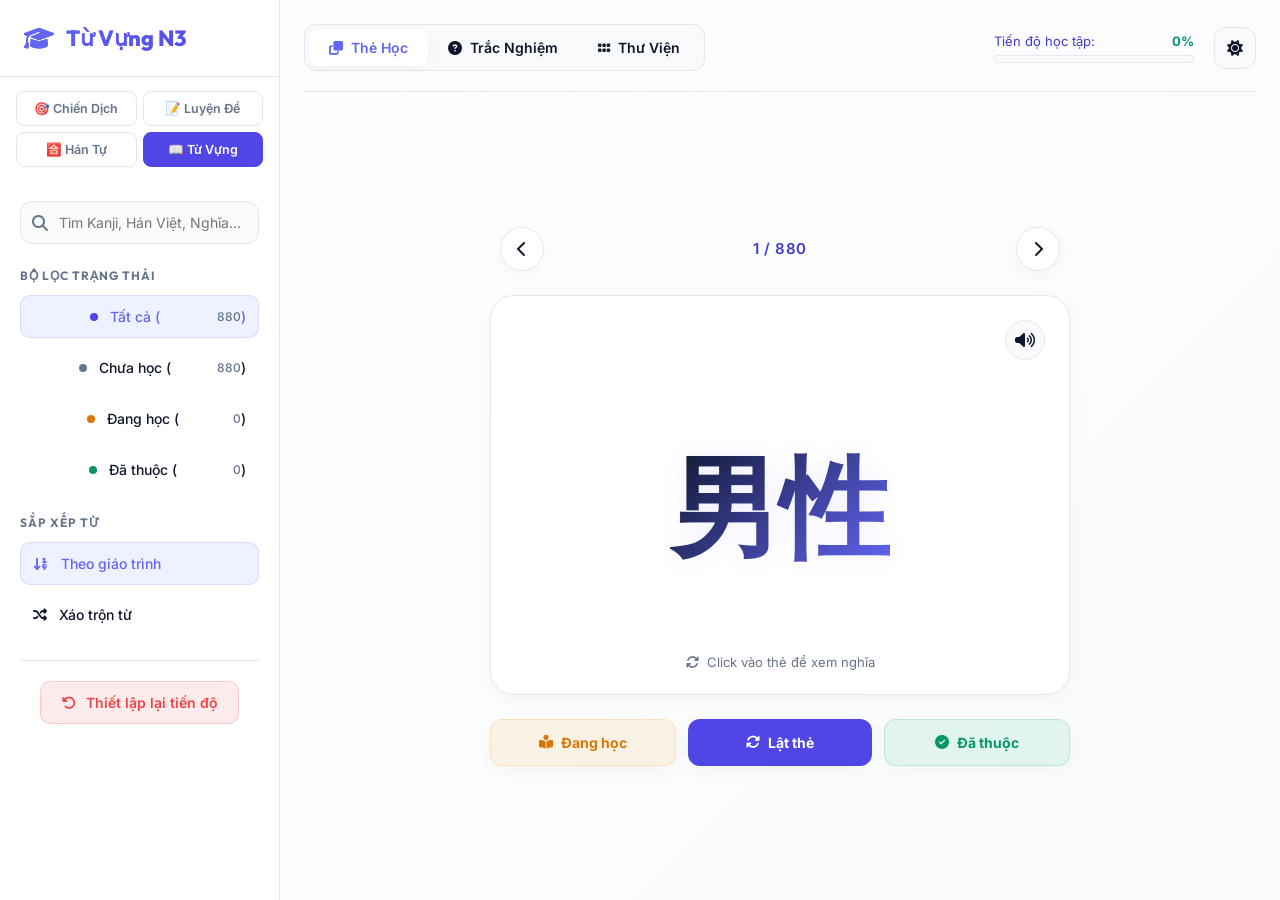
<file: vocab.html>
<!DOCTYPE html>
<html lang="vi" data-theme="light">
<head>
    <meta charset="UTF-8">
    <meta name="viewport" content="width=device-width, initial-scale=1.0">
    <title>Học Từ Vựng N3 (Mimi Kara Oboeru) - 880 Từ</title>
    
    <!-- Google Fonts: Outfit & Inter -->
    <link rel="preconnect" href="https://fonts.googleapis.com">
    <link rel="preconnect" href="https://fonts.gstatic.com" crossorigin>
    <link href="https://fonts.googleapis.com/css2?family=Inter:wght@300;400;500;600;700&family=Outfit:wght@400;500;600;700;800&display=swap" rel="stylesheet">
    
    <!-- FontAwesome Icons -->
    <link rel="stylesheet" href="https://cdnjs.cloudflare.com/ajax/libs/font-awesome/6.4.0/css/all.min.css">
    
    <!-- Stylesheet -->
    <link rel="stylesheet" href="assets/css/style.css">
</head>
<body>
    <div class="app-container">
        <!-- Sidebar: Bộ lọc & Thống kê -->
        <aside class="sidebar">
            <div class="sidebar-header">
                <div class="logo">
                    <i class="fa-solid fa-graduation-cap"></i>
                    <span>Từ Vựng N3</span>
                </div>
                <button class="sidebar-close-btn" id="sidebar-close-btn" title="Đóng menu">
                    <i class="fa-solid fa-xmark"></i>
                </button>
            </div>
            <div style="display: grid; grid-template-columns: repeat(2, 1fr); gap: 6px; margin: 14px 16px; font-size: 12.5px;">
                <a href="n3_hub.html" style="text-align: center; padding: 9px 4px; color: var(--text-muted); background: var(--bg-card); border: 1px solid var(--border-color); border-radius: 8px; text-decoration: none; font-weight: 600; transition: all 0.25s;">🎯 Chiến Dịch</a>
                <a href="luyen_de.html" style="text-align: center; padding: 9px 4px; color: var(--text-muted); background: var(--bg-card); border: 1px solid var(--border-color); border-radius: 8px; text-decoration: none; font-weight: 600; transition: all 0.25s;">📝 Luyện Đề</a>
                <a href="index.html" style="text-align: center; padding: 9px 4px; color: var(--text-muted); background: var(--bg-card); border: 1px solid var(--border-color); border-radius: 8px; text-decoration: none; font-weight: 600; transition: all 0.25s;">🈴 Hán Tự</a>
                <a href="vocab.html" style="text-align: center; padding: 9px 4px; color: #fff; background: var(--primary); border: 1px solid var(--primary); border-radius: 8px; text-decoration: none; font-weight: 600; transition: all 0.25s;">📖 Từ Vựng</a>
            </div>
            
            <div class="sidebar-content">
                <!-- Search -->
                <div class="search-box">
                    <i class="fa-solid fa-magnifying-glass"></i>
                    <input type="text" id="search-input" placeholder="Tìm Kanji, Hán Việt, Nghĩa...">
                </div>
                
                <!-- Filters -->
                <div class="filter-section">
                    <h3>Bộ lọc trạng thái</h3>
                    <div class="filter-options">
                        <button class="filter-btn active" data-status="all">
                            <span class="dot all"></span>Tất cả (<span id="count-all">0</span>)
                        </button>
                        <button class="filter-btn" data-status="unlearned">
                            <span class="dot unlearned"></span>Chưa học (<span id="count-unlearned">0</span>)
                        </button>
                        <button class="filter-btn" data-status="learning">
                            <span class="dot learning"></span>Đang học (<span id="count-learning">0</span>)
                        </button>
                        <button class="filter-btn" data-status="mastered">
                            <span class="dot mastered"></span>Đã thuộc (<span id="count-mastered">0</span>)
                        </button>
                    </div>
                </div>
                
                <!-- Sorting & Modes -->
                <div class="filter-section">
                    <h3>Sắp xếp từ</h3>
                    <div class="sort-options">
                        <button class="sort-btn active" id="sort-order-btn">
                            <i class="fa-solid fa-arrow-down-1-9"></i> Theo giáo trình
                        </button>
                        <button class="sort-btn" id="sort-shuffle-btn">
                            <i class="fa-solid fa-shuffle"></i> Xáo trộn từ
                        </button>
                    </div>
                </div>
                
                <!-- Settings/Actions -->
                <div class="sidebar-footer">
                    <button class="action-btn reset-btn" id="reset-progress-btn">
                        <i class="fa-solid fa-rotate-left"></i> Thiết lập lại tiến độ
                    </button>
                </div>
            </div>
        </aside>
        
        <!-- Backdrop Overlay for Mobile Drawer -->
        <div class="sidebar-overlay" id="sidebar-overlay"></div>
        
        <!-- Main Content Area -->
        <main class="main-content">
            <!-- Header/Top Bar -->
            <header class="topbar">
                <!-- Mobile Navigation Bar (Hiển thị trên điện thoại) -->
                <div class="mobile-header-bar">
                    <button class="mobile-menu-btn" id="mobile-menu-toggle" title="Menu & Bộ lọc" aria-label="Menu">
                        <i class="fa-solid fa-bars"></i>
                    </button>
                    <div class="mobile-switch-links" style="font-size: 12px;">
                        <a href="n3_hub.html">Chiến Dịch</a>
                        <a href="luyen_de.html">Luyện Đề</a>
                        <a href="index.html">Hán Tự</a>
                        <a href="vocab.html" class="active">Từ Vựng</a>
                    </div>
                    <button class="theme-toggle" id="mobile-theme-toggle-btn" title="Chuyển đổi giao diện">
                        <i class="fa-solid fa-moon"></i>
                    </button>
                </div>
                
                <div class="tab-selectors">
                    <button class="tab-btn active" data-tab="flashcards">
                        <i class="fa-solid fa-clone"></i> Thẻ Học
                    </button>
                    <button class="tab-btn" data-tab="quiz">
                        <i class="fa-solid fa-circle-question"></i> Trắc Nghiệm
                    </button>
                    
                    <button class="tab-btn" data-tab="library">
                        <i class="fa-solid fa-grip"></i> Thư Viện
                    </button>
                </div>
                
                <div class="topbar-actions">
                    <div class="progress-stats">
                        <div class="progress-info">
                            <span>Tiến độ học tập:</span>
                            <strong id="progress-percentage">0%</strong>
                        </div>
                        <div class="progress-bar-container">
                            <div class="progress-bar" id="progress-bar-fill" style="width: 0%"></div>
                        </div>
                    </div>
                    
                    <button class="theme-toggle desktop-only" id="theme-toggle-btn" title="Chuyển đổi giao diện">
                        <i class="fa-solid fa-moon"></i>
                    </button>
                </div>
            </header>
            
            <!-- Tab Contents -->
            <div class="content-container">
                
                <!-- Tab: Flashcards -->
                <section class="tab-content active" id="tab-flashcards">
                    <div class="flashcard-layout">
                        <!-- Navigation bar above card -->
                        <div class="card-navigator">
                            <button class="nav-arrow" id="prev-card-btn" title="Chữ trước đó">
                                <i class="fa-solid fa-chevron-left"></i>
                            </button>
                            <span class="card-index-indicator"><span id="current-index">1</span> / <span id="total-filtered">0</span></span>
                            <button class="nav-arrow" id="next-card-btn" title="Chữ tiếp theo">
                                <i class="fa-solid fa-chevron-right"></i>
                            </button>
                        </div>
                        
                        <!-- 3D Flip Card Container -->
                        <div class="flip-card-container">
                            <div class="flip-card" id="main-flashcard">
                                <!-- Mặt trước -->
                                <div class="flip-card-front">
                                    <div class="card-header" style="justify-content: flex-end;">
                                        <button class="audio-btn" id="tts-btn" title="Nghe phát âm tiếng Nhật">
                                            <i class="fa-solid fa-volume-high"></i>
                                        </button>
                                    </div>
                                    <div class="kanji-display" id="front-kanji">Từ</div>
                                    <div class="card-tip">Click vào thẻ để xem nghĩa</div>
                                </div>
                                <!-- Mặt sau -->
                                <div class="flip-card-back">
                                    <div class="back-header">
                                        <h2 id="back-word">Từ</h2>
                                        <span class="pinyin-display" id="back-furigana">hÃ n</span>
                                    </div>
                                    
                                    <div class="back-body">
                                        <div class="detail-row">
                                            <span class="detail-label">Cách đọc:</span>
                                            <span class="detail-val" id="back-reading-row" style="font-size: 1.2rem; color: var(--primary-light);"></span>
                                        </div>
                                        <div class="detail-row">
                                            <span class="detail-label">Nghĩa tiếng Việt:</span>
                                            <span class="detail-val text-gradient" id="back-nghia">Nghĩa của từ</span>
                                        </div>
                                        
                                        <div class="example-section" id="back-example-container" style="margin-top: 15px; padding: 15px; background: rgba(0,0,0,0.05); border-radius: 8px;">
    <div style="display: flex; justify-content: space-between; align-items: center; margin-bottom: 10px;">
        <h4 style="margin: 0; color: var(--text-primary);"><i class="fa-solid fa-comment-dots"></i> Ví dụ:</h4>
        <button id="translate-example-btn" style="background: var(--primary-light); border: none; color: white; cursor: pointer; font-size: 0.85rem; padding: 4px 10px; border-radius: 4px; display: flex; align-items: center; gap: 5px; transition: background 0.2s;">
            <i class="fa-solid fa-language"></i> Dịch
        </button>
    </div>
    <p id="back-example" style="font-size: 1.1rem; line-height: 1.5; color: var(--text-secondary);"></p>
    <p id="back-example-vi" style="font-size: 1.05rem; line-height: 1.5; color: var(--text-primary); margin-top: 10px; padding-top: 10px; border-top: 1px dashed rgba(0,0,0,0.1); display: none;"></p>
</div>
                                        
                                        <div class="mnemonic-section" id="back-chi-tiet-container">
                                            <h4><i class="fa-solid fa-lightbulb"></i> Gợi nhớ / Chi tiết:</h4>
                                            <p id="back-chi-tiet">Chi tiết từ vựng.</p>
                                        </div>
                                        
                                        <div class="compounds-section">
                                            <h4><i class="fa-solid fa-link"></i> Ví dụ bổ sung:</h4>
                                            <div class="compounds-grid" id="back-tu-ghep">
                                                <!-- Javascript will dynamically inject cards here -->
                                            </div>
                                        </div>
                                    </div>
                                </div>
                            </div>
                        </div>
                        
                        <!-- Study Action Buttons -->
                        <div class="study-actions">
                            <button class="study-btn unlearned-btn" id="mark-learning-btn">
                                <i class="fa-solid fa-book-open-reader"></i> Đang học
                            </button>
                            <button class="study-btn flip-btn" id="flip-card-btn">
                                <i class="fa-solid fa-rotate"></i> Lật thẻ
                            </button>
                            <button class="study-btn mastered-btn" id="mark-mastered-btn">
                                <i class="fa-solid fa-circle-check"></i> Đã thuộc
                            </button>
                        </div>
                    </div>
                </section>
                
                <!-- Tab: Quiz -->
                <section class="tab-content" id="tab-quiz">
                    <div class="quiz-container">
                        <!-- Scoreboard -->
                        <div class="quiz-header">
                            <div class="quiz-score">
                                <i class="fa-solid fa-trophy"></i> Trắc nghiệm số: <strong id="quiz-correct-count">0</strong>/<strong id="quiz-total-count">0</strong>
                            </div>
                            <div class="quiz-options-mode">
                                <label for="quiz-pool-select">Bộ câu hỏi:</label>
                                <select id="quiz-pool-select" class="quiz-select">
                                    <option value="all">Tất cả</option>
                                    <option value="unlearned">Chưa học</option>
                                    <option value="learning">Đang học</option>
                                    <option value="mastered">Đã thuộc</option>
                                    <option value="filtered">Theo bộ lọc hiện tại</option>
                                </select>
                                
                                <label for="quiz-mode-select">Chế độ hỏi:</label>
                                <select id="quiz-mode-select" class="quiz-select">
                                    <option value="word-to-meaning">Từ vựng → Nghĩa tiếng Việt</option>
                                    <option value="meaning-to-word">Nghĩa tiếng Việt → Từ vựng</option>
                                    <option value="furigana-to-word">Cách đọc → Từ vựng</option>
                                </select>
                            </div>
                        </div>
                        
                        <!-- Question Card -->
                        <div class="quiz-question-card">
                            <span class="quiz-badge">Trắc Nghiệm</span>
                            <div class="quiz-question-text" id="quiz-question-display">Từ</div>
                            <div class="quiz-subtext">Hãy chọn đáp án chính xác nhất</div>
                        </div>
                        
                        <!-- Multiple Choice Options -->
                        <div class="quiz-options-grid" id="quiz-options-container">
                            <!-- Dynamic buttons injected here -->
                        </div>
                        
                        <!-- Feedback and Navigation -->
                        <div class="quiz-feedback-bar" id="quiz-feedback">
                            <div class="feedback-msg" id="quiz-feedback-text"></div>
                            <button class="action-btn next-quiz-btn" id="quiz-next-btn" style="display: none;">
                                Câu tiếp theo <i class="fa-solid fa-arrow-right"></i>
                            </button>
                        </div>
                    </div>
                </section>
                
                
                
                <!-- Tab: Thư viện (Library) -->
                <section class="tab-content" id="tab-library">
                    <div class="library-header">
                        <h2>Thư Viện Từ Vựng N3 (<span id="library-count">0</span> chữ)</h2>
                        <div class="legend">
                            <span class="legend-item"><span class="legend-dot unlearned"></span>Chưa học</span>
                            <span class="legend-item"><span class="legend-dot learning"></span>Đang học</span>
                            <span class="legend-item"><span class="legend-dot mastered"></span>Đã thuộc</span>
                        </div>
                    </div>
                    <div class="library-grid" id="library-grid-container">
                        <!-- Dynamic grid items will be injected here -->
                    </div>
                </section>
                
            </div>
        </main>
    </div>
    
    <!-- Data file -->
    <script src="data/vocab_data.js"></script>
    <!-- Application Logic -->
    <script src="assets/js/vocab_app.js"></script>
</body>
</html>
</file>
<file: assets/css/style.css>
/* ==========================================
   DESIGN SYSTEM & VARIABLES
   ========================================== */
:root {
    /* Fonts */
    --font-heading: 'Outfit', sans-serif;
    --font-body: 'Inter', sans-serif;

    /* Theme: Dark Mode (Soft Bright Indigo) */
    --bg-app: linear-gradient(135deg, #1b1836 0%, #252148 100%);
    --bg-sidebar: rgba(34, 30, 68, 0.72);
    --bg-card: linear-gradient(135deg, rgba(56, 48, 108, 0.65) 0%, rgba(38, 33, 78, 0.78) 100%);
    --bg-card-hover: linear-gradient(135deg, rgba(72, 62, 136, 0.72) 0%, rgba(48, 42, 96, 0.85) 100%);
    --border-color: rgba(255, 255, 255, 0.12);
    --border-hover: rgba(255, 255, 255, 0.22);
    
    --text-primary: #ffffff;
    --text-secondary: #c7c4e0;
    --text-muted: #9490b8;
    
    --primary: #8b5cf6;
    --primary-light: #a78bfa;
    --primary-glow: rgba(139, 92, 246, 0.3);
    
    --accent-all: #8b5cf6;
    --accent-unlearned: #9490b8;
    --accent-learning: #f59e0b;
    --accent-mastered: #10b981;
    
    --bg-input: rgba(255, 255, 255, 0.08);
    --bg-btn-active: rgba(139, 92, 246, 0.22);
    
    --shadow-soft: 0 10px 30px -5px rgba(0, 0, 0, 0.35);
    --shadow-glow: 0 0 30px rgba(139, 92, 246, 0.18);
    
    --glass-blur: blur(15px);
    --transition-speed: 0.3s;
}

[data-theme="light"] {
    /* Theme: Bright Daylight Mode (Default) */
    --bg-app: linear-gradient(135deg, #ffffff 0%, #f8fafc 100%);
    --bg-sidebar: #ffffff;
    --bg-card: #ffffff;
    --bg-card-hover: #f8fafc;
    --border-color: #e2e8f0;
    --border-hover: #cbd5e1;
    
    --text-primary: #0f172a;
    --text-secondary: #4338ca;
    --text-muted: #64748b;
    
    --primary: #4f46e5;
    --primary-light: #6366f1;
    --primary-glow: rgba(79, 70, 229, 0.14);
    
    --accent-all: #4f46e5;
    --accent-unlearned: #64748b;
    --accent-learning: #d97706;
    --accent-mastered: #059669;
    
    --bg-input: #f8fafc;
    --bg-btn-active: #eef2ff;
    
    --shadow-soft: 0 4px 20px -4px rgba(15, 23, 42, 0.06);
    --shadow-glow: 0 0 24px rgba(79, 70, 229, 0.08);
}

/* ==========================================
   RESET & COMMON STYLES
   ========================================== */
* {
    margin: 0;
    padding: 0;
    box-sizing: border-box;
}

body {
    font-family: var(--font-body);
    background: var(--bg-app);
    color: var(--text-primary);
    min-height: 100vh;
    overflow-x: hidden;
    transition: background var(--transition-speed), color var(--transition-speed);
}

h1, h2, h3, h4, h5, h6 {
    font-family: var(--font-heading);
    font-weight: 700;
}

button, input, select {
    font-family: inherit;
    color: inherit;
    border: none;
    outline: none;
}

/* ==========================================
   LAYOUT STRUCTURE
   ========================================== */
.app-container {
    display: flex;
    min-height: 100vh;
    position: relative;
}

/* Sidebar Styling */
.sidebar {
    width: 280px;
    background: var(--bg-sidebar);
    backdrop-filter: var(--glass-blur);
    border-right: 1px solid var(--border-color);
    display: flex;
    flex-direction: column;
    z-index: 10;
    flex-shrink: 0;
}

.sidebar-header {
    padding: 24px;
    border-bottom: 1px solid var(--border-color);
}

.logo {
    display: flex;
    align-items: center;
    gap: 12px;
    font-family: var(--font-heading);
    font-size: 22px;
    font-weight: 800;
    background: linear-gradient(135deg, var(--primary-light) 0%, var(--primary) 100%);
    -webkit-background-clip: text;
    -webkit-text-fill-color: transparent;
}

.logo i {
    font-size: 24px;
    -webkit-text-fill-color: initial;
    color: var(--primary-light);
}

.sidebar-content {
    padding: 20px;
    display: flex;
    flex-direction: column;
    gap: 24px;
    flex-grow: 1;
    overflow-y: auto;
}

/* Search Box */
.search-box {
    position: relative;
    width: 100%;
}

.search-box i {
    position: absolute;
    left: 12px;
    top: 50%;
    transform: translateY(-50%);
    color: var(--text-muted);
}

.search-box input {
    width: 100%;
    padding: 12px 12px 12px 38px;
    background: var(--bg-input);
    border: 1px solid var(--border-color);
    border-radius: 12px;
    font-size: 14px;
    transition: all var(--transition-speed);
}

.search-box input:focus {
    border-color: var(--primary);
    box-shadow: 0 0 10px var(--primary-glow);
    background: rgba(255, 255, 255, 0.08);
}

/* Filter Sections */
.filter-section h3 {
    font-size: 12px;
    text-transform: uppercase;
    letter-spacing: 1px;
    color: var(--text-muted);
    margin-bottom: 12px;
}

.filter-options, .sort-options {
    display: flex;
    flex-direction: column;
    gap: 8px;
}

.filter-btn, .sort-btn {
    display: flex;
    align-items: center;
    width: 100%;
    padding: 12px;
    border-radius: 10px;
    font-size: 14px;
    font-weight: 500;
    text-align: left;
    background: transparent;
    cursor: pointer;
    border: 1px solid transparent;
    transition: all var(--transition-speed);
}

.filter-btn:hover, .sort-btn:hover {
    background: var(--bg-input);
    border-color: var(--border-color);
}

.filter-btn.active, .sort-btn.active {
    background: var(--bg-btn-active);
    border-color: var(--primary-glow);
    color: var(--primary-light);
}

.dot {
    width: 8px;
    height: 8px;
    border-radius: 50%;
    margin-right: 12px;
}

.dot.all { background: var(--accent-all); }
.dot.unlearned { background: var(--accent-unlearned); }
.dot.learning { background: var(--accent-learning); }
.dot.mastered { background: var(--accent-mastered); }

.filter-btn span {
    margin-left: auto;
    font-size: 12px;
    color: var(--text-muted);
}

.sort-btn i {
    margin-right: 12px;
    font-size: 14px;
}

/* Sidebar Footer */
.sidebar-footer {
    padding: 20px;
    border-top: 1px solid var(--border-color);
}

.action-btn {
    display: flex;
    align-items: center;
    justify-content: center;
    gap: 10px;
    width: 100%;
    padding: 12px;
    border-radius: 10px;
    font-size: 14px;
    font-weight: 600;
    cursor: pointer;
    transition: all var(--transition-speed);
}

.reset-btn {
    background: rgba(239, 68, 68, 0.1);
    color: #ef4444;
    border: 1px solid rgba(239, 68, 68, 0.2);
}

.reset-btn:hover {
    background: rgba(239, 68, 68, 0.2);
    box-shadow: 0 0 15px rgba(239, 68, 68, 0.15);
}

/* Main Content Section */
.main-content {
    flex-grow: 1;
    display: flex;
    flex-direction: column;
    min-height: 100vh;
    padding: 24px;
    overflow-y: auto;
}

/* Topbar Header */
.topbar {
    display: flex;
    justify-content: space-between;
    align-items: center;
    margin-bottom: 24px;
    padding-bottom: 20px;
    border-bottom: 1px solid var(--border-color);
    flex-wrap: wrap;
    gap: 16px;
}

.tab-selectors {
    display: flex;
    background: var(--bg-input);
    border: 1px solid var(--border-color);
    padding: 4px;
    border-radius: 12px;
}

.tab-btn {
    display: flex;
    align-items: center;
    gap: 8px;
    padding: 10px 20px;
    font-size: 14px;
    font-weight: 600;
    border-radius: 10px;
    background: transparent;
    cursor: pointer;
    transition: all var(--transition-speed);
}

.tab-btn:hover {
    color: var(--text-primary);
}

.tab-btn.active {
    background: var(--bg-card);
    color: var(--primary-light);
    box-shadow: var(--shadow-soft);
}

.topbar-actions {
    display: flex;
    align-items: center;
    gap: 20px;
    flex-wrap: wrap;
}

/* Progress Section */
.progress-stats {
    display: flex;
    flex-direction: column;
    gap: 6px;
    width: 200px;
}

.progress-info {
    display: flex;
    justify-content: space-between;
    font-size: 13px;
    color: var(--text-secondary);
}

.progress-info strong {
    color: var(--accent-mastered);
}

.progress-bar-container {
    width: 100%;
    height: 8px;
    background: var(--bg-input);
    border-radius: 4px;
    overflow: hidden;
    border: 1px solid var(--border-color);
}

.progress-bar {
    height: 100%;
    background: linear-gradient(90deg, var(--primary) 0%, var(--accent-mastered) 100%);
    border-radius: 4px;
    transition: width 0.5s cubic-bezier(0.4, 0, 0.2, 1);
}

/* Theme Toggle Button */
.theme-toggle {
    width: 42px;
    height: 42px;
    border-radius: 12px;
    background: var(--bg-input);
    border: 1px solid var(--border-color);
    cursor: pointer;
    display: flex;
    align-items: center;
    justify-content: center;
    transition: all var(--transition-speed);
    font-size: 16px;
}

.theme-toggle:hover {
    border-color: var(--primary);
    background: var(--bg-btn-active);
}

/* ==========================================
   TAB CONTENTS & CONTAINERS
   ========================================== */
.content-container {
    flex-grow: 1;
    display: flex;
    flex-direction: column;
}

.tab-content {
    display: none;
    flex-grow: 1;
    animation: fadeIn 0.4s ease-in-out;
}

.tab-content.active {
    display: flex;
    flex-direction: column;
}

@keyframes fadeIn {
    from { opacity: 0; transform: translateY(10px); }
    to { opacity: 1; transform: translateY(0); }
}

/* ==========================================
   TAB 1: FLASHCARDS (STUDY MODE)
   ========================================== */
.flashcard-layout {
    display: flex;
    flex-direction: column;
    align-items: center;
    justify-content: center;
    gap: 24px;
    margin: auto;
    width: 100%;
    max-width: 580px;
    flex-grow: 1;
}

/* Navigator */
.card-navigator {
    display: flex;
    align-items: center;
    justify-content: space-between;
    width: 100%;
    padding: 0 10px;
}

.nav-arrow {
    width: 44px;
    height: 44px;
    border-radius: 50%;
    background: var(--bg-card);
    border: 1px solid var(--border-color);
    cursor: pointer;
    display: flex;
    align-items: center;
    justify-content: center;
    font-size: 16px;
    transition: all var(--transition-speed);
    box-shadow: var(--shadow-soft);
}

.nav-arrow:hover {
    border-color: var(--primary);
    background: var(--bg-card-hover);
    transform: scale(1.05);
}

.card-index-indicator {
    font-size: 15px;
    font-weight: 600;
    color: var(--text-secondary);
    letter-spacing: 0.5px;
}

/* 3D Flip Card Container */
.flip-card-container {
    width: 100%;
    height: 400px;
    perspective: 1200px;
}

.flip-card {
    width: 100%;
    height: 100%;
    position: relative;
    transform-style: preserve-3d;
    transition: transform 0.6s cubic-bezier(0.4, 0, 0.2, 1);
    cursor: pointer;
}

.flip-card.flipped {
    transform: rotateY(180deg);
}

/* Front & Back Faces */
.flip-card-front, .flip-card-back {
    position: absolute;
    width: 100%;
    height: 100%;
    backface-visibility: hidden;
    border-radius: 24px;
    border: 1px solid var(--border-color);
    padding: 24px;
    display: flex;
    flex-direction: column;
    box-shadow: var(--shadow-soft);
    background: var(--bg-card);
}

.flip-card-front {
    justify-content: space-between;
    align-items: center;
}

.flip-card-back {
    transform: rotateY(180deg);
    overflow-y: auto;
    text-align: left;
    background: var(--bg-card-hover);
}

/* Front Face Elements */
.card-header {
    display: flex;
    justify-content: space-between;
    align-items: center;
    width: 100%;
}

.level-badge {
    background: var(--bg-btn-active);
    color: var(--primary-light);
    border: 1px solid var(--primary-glow);
    padding: 6px 14px;
    border-radius: 20px;
    font-size: 12px;
    font-weight: 600;
    letter-spacing: 0.5px;
}

.audio-btn {
    width: 40px;
    height: 40px;
    border-radius: 50%;
    background: var(--bg-input);
    border: 1px solid var(--border-color);
    cursor: pointer;
    display: flex;
    align-items: center;
    justify-content: center;
    font-size: 16px;
    transition: all var(--transition-speed);
}

.audio-btn:hover {
    color: var(--primary-light);
    border-color: var(--primary);
    transform: scale(1.1);
}

.kanji-display {
    font-size: 110px;
    font-weight: 700;
    line-height: 1;
    font-family: var(--font-heading);
    background: linear-gradient(135deg, var(--text-primary) 0%, var(--primary-light) 100%);
    -webkit-background-clip: text;
    -webkit-text-fill-color: transparent;
    text-shadow: var(--shadow-glow);
}

.card-tip {
    font-size: 13px;
    color: var(--text-muted);
    display: flex;
    align-items: center;
    gap: 8px;
}

.card-tip::before {
    content: "\f021";
    font-family: "Font Awesome 6 Free";
    font-weight: 900;
}

/* Back Face Elements */
.back-header {
    display: flex;
    justify-content: space-between;
    align-items: flex-end;
    padding-bottom: 16px;
    border-bottom: 1px solid var(--border-color);
    margin-bottom: 16px;
}

.back-header h2 {
    font-size: 28px;
    font-weight: 800;
    color: var(--primary-light);
}

.pinyin-display {
    font-size: 16px;
    font-weight: 500;
    color: var(--text-secondary);
}

.back-body {
    display: flex;
    flex-direction: column;
    gap: 16px;
}

.detail-row {
    display: flex;
    flex-direction: column;
    gap: 4px;
}

.detail-label {
    font-size: 12px;
    color: var(--text-muted);
    font-weight: 600;
    text-transform: uppercase;
    letter-spacing: 0.5px;
}

.detail-val {
    font-size: 18px;
    font-weight: 700;
}

.text-gradient {
    background: linear-gradient(90deg, #10b981 0%, #3b82f6 100%);
    -webkit-background-clip: text;
    -webkit-text-fill-color: transparent;
}

.readings-grid {
    display: grid;
    grid-template-columns: 1fr 1fr;
    gap: 12px;
}

.reading-box {
    background: var(--bg-input);
    padding: 10px 14px;
    border-radius: 12px;
    border: 1px solid var(--border-color);
}

.reading-label {
    display: block;
    font-size: 11px;
    font-weight: 600;
    color: var(--text-muted);
    text-transform: uppercase;
    letter-spacing: 0.5px;
    margin-bottom: 4px;
}

.reading-val {
    font-size: 15px;
    font-weight: 600;
}

.mnemonic-section {
    background: rgba(245, 158, 11, 0.05);
    border: 1px solid rgba(245, 158, 11, 0.15);
    padding: 12px 16px;
    border-radius: 12px;
}

.mnemonic-section h4 {
    font-size: 13px;
    color: var(--accent-learning);
    margin-bottom: 6px;
    display: flex;
    align-items: center;
    gap: 8px;
}

.mnemonic-section p {
    font-size: 13px;
    line-height: 1.5;
    color: var(--text-secondary);
}

.compounds-section h4 {
    font-size: 13px;
    color: var(--primary-light);
    margin-bottom: 8px;
    display: flex;
    align-items: center;
    gap: 8px;
}

.compounds-grid {
    display: flex;
    flex-direction: column;
    gap: 6px;
}

.compound-item {
    display: flex;
    justify-content: space-between;
    padding: 8px 12px;
    background: var(--bg-input);
    border-radius: 8px;
    font-size: 13px;
    border: 1px solid var(--border-color);
}

.compound-jp {
    font-weight: 600;
}

.compound-vn {
    color: var(--text-secondary);
}

/* Study Action Bar */
.study-actions {
    display: flex;
    width: 100%;
    gap: 12px;
}

.study-btn {
    flex: 1;
    padding: 14px 20px;
    border-radius: 12px;
    font-size: 14px;
    font-weight: 700;
    cursor: pointer;
    display: flex;
    align-items: center;
    justify-content: center;
    gap: 8px;
    transition: all var(--transition-speed);
    box-shadow: var(--shadow-soft);
}

.unlearned-btn {
    background: rgba(245, 158, 11, 0.1);
    color: var(--accent-learning);
    border: 1px solid rgba(245, 158, 11, 0.2);
}

.unlearned-btn:hover {
    background: rgba(245, 158, 11, 0.2);
    box-shadow: 0 0 15px rgba(245, 158, 11, 0.15);
}

.flip-btn {
    background: var(--primary);
    color: #ffffff;
}

.flip-btn:hover {
    background: var(--primary-light);
    box-shadow: 0 0 20px rgba(139, 92, 246, 0.4);
    transform: translateY(-2px);
}

.mastered-btn {
    background: rgba(16, 185, 129, 0.1);
    color: var(--accent-mastered);
    border: 1px solid rgba(16, 185, 129, 0.2);
}

.mastered-btn:hover {
    background: rgba(16, 185, 129, 0.2);
    box-shadow: 0 0 15px rgba(16, 185, 129, 0.15);
}

/* ==========================================
   TAB 2: QUIZ MODE
   ========================================== */
.quiz-container {
    max-width: 600px;
    width: 100%;
    margin: auto;
    display: flex;
    flex-direction: column;
    gap: 20px;
    flex-grow: 1;
    justify-content: center;
}

.quiz-header {
    display: flex;
    justify-content: space-between;
    align-items: center;
    flex-wrap: wrap;
    gap: 12px;
}

.quiz-score {
    font-size: 16px;
    font-weight: 600;
}

.quiz-score strong {
    color: var(--accent-mastered);
}

.quiz-options-mode {
    display: flex;
    align-items: center;
    gap: 8px;
    font-size: 14px;
}

.quiz-select {
    padding: 8px 12px;
    border-radius: 8px;
    background: var(--bg-card);
    border: 1px solid var(--border-color);
    font-size: 13px;
    font-weight: 600;
    cursor: pointer;
}

.quiz-question-card {
    background: var(--bg-card);
    border: 1px solid var(--border-color);
    padding: 30px;
    border-radius: 20px;
    text-align: center;
    box-shadow: var(--shadow-soft);
    position: relative;
}

.quiz-badge {
    position: absolute;
    top: 14px;
    left: 14px;
    background: var(--bg-btn-active);
    color: var(--primary-light);
    padding: 4px 10px;
    border-radius: 12px;
    font-size: 11px;
    font-weight: 600;
}

.quiz-question-display {
    font-size: 80px;
    font-weight: 700;
    margin: 10px 0;
    font-family: var(--font-heading);
}

.quiz-subtext {
    font-size: 13px;
    color: var(--text-muted);
}

.quiz-options-grid {
    display: grid;
    grid-template-columns: 1fr 1fr;
    gap: 12px;
}

.quiz-option-btn {
    padding: 16px;
    border-radius: 12px;
    background: var(--bg-card);
    border: 1px solid var(--border-color);
    font-size: 15px;
    font-weight: 600;
    text-align: center;
    cursor: pointer;
    transition: all var(--transition-speed);
    box-shadow: var(--shadow-soft);
}

.quiz-option-btn:hover {
    border-color: var(--primary);
    background: var(--bg-card-hover);
    transform: scale(1.02);
}

/* Correct/Incorrect Classes */
.quiz-option-btn.correct {
    background: rgba(16, 185, 129, 0.15) !important;
    border-color: var(--accent-mastered) !important;
    color: var(--accent-mastered) !important;
    pointer-events: none;
}

.quiz-option-btn.wrong {
    background: rgba(239, 68, 68, 0.15) !important;
    border-color: #ef4444 !important;
    color: #ef4444 !important;
    pointer-events: none;
}

.quiz-option-btn.disabled {
    pointer-events: none;
    opacity: 0.6;
}

.quiz-feedback-bar {
    min-height: 50px;
    display: flex;
    align-items: center;
    justify-content: space-between;
    padding: 0 10px;
}

.feedback-msg {
    font-size: 15px;
    font-weight: 700;
}

.feedback-msg.correct {
    color: var(--accent-mastered);
}

.feedback-msg.wrong {
    color: #ef4444;
}

.next-quiz-btn {
    background: var(--accent-mastered);
    color: #ffffff;
    padding: 12px 24px;
    border-radius: 10px;
    width: auto;
    font-weight: 700;
    box-shadow: var(--shadow-glow);
}

.next-quiz-btn:hover {
    background: #059669;
    transform: translateY(-2px);
}

/* ==========================================
   TAB 3: WRITING PRACTICE (CANVAS)
   ========================================== */
.writing-layout {
    display: grid;
    grid-template-columns: 220px 1fr;
    gap: 24px;
    max-width: 700px;
    width: 100%;
    margin: auto;
    flex-grow: 1;
    align-items: center;
}

.writing-reference {
    display: flex;
    flex-direction: column;
    gap: 16px;
}

.writing-ref-card {
    background: var(--bg-card);
    border: 1px solid var(--border-color);
    padding: 24px 16px;
    border-radius: 16px;
    text-align: center;
    box-shadow: var(--shadow-soft);
}

.writing-badge {
    font-size: 11px;
    font-weight: 600;
    text-transform: uppercase;
    color: var(--text-muted);
}

.writing-ref-kanji {
    font-size: 70px;
    font-weight: 700;
    margin: 12px 0;
    font-family: var(--font-heading);
    color: var(--primary-light);
}

.writing-ref-details h3 {
    font-size: 18px;
    color: var(--text-primary);
    margin-bottom: 4px;
}

.writing-ref-details p {
    font-size: 13px;
    color: var(--text-secondary);
}

.writing-controls {
    display: flex;
    gap: 8px;
}

.write-control-btn {
    flex: 1;
    padding: 10px;
    border-radius: 8px;
    font-size: 12px;
    font-weight: 600;
    background: var(--bg-card);
    border: 1px solid var(--border-color);
    cursor: pointer;
    transition: all var(--transition-speed);
}

.write-control-btn:hover {
    border-color: var(--primary);
    background: var(--bg-card-hover);
}

.writing-canvas-container {
    background: var(--bg-card);
    border: 1px solid var(--border-color);
    border-radius: 20px;
    padding: 20px;
    box-shadow: var(--shadow-soft);
    display: flex;
    flex-direction: column;
    align-items: center;
    gap: 16px;
}

.canvas-header {
    display: flex;
    justify-content: space-between;
    align-items: center;
    width: 100%;
    font-size: 14px;
    font-weight: 600;
}

.canvas-actions {
    display: flex;
    gap: 8px;
}

.canvas-btn {
    padding: 6px 12px;
    border-radius: 6px;
    font-size: 11px;
    font-weight: 600;
    background: var(--bg-input);
    border: 1px solid var(--border-color);
    cursor: pointer;
    display: flex;
    align-items: center;
    gap: 6px;
    transition: all var(--transition-speed);
}

.canvas-btn:hover {
    border-color: var(--primary);
    background: var(--bg-btn-active);
}

.clear-canvas {
    background: rgba(239, 68, 68, 0.05);
    color: #ef4444;
    border-color: rgba(239, 68, 68, 0.1);
}

.clear-canvas:hover {
    background: rgba(239, 68, 68, 0.15);
}

/* Canvas Wrapper with Guide */
.canvas-wrapper {
    position: relative;
    width: 100%;
    aspect-ratio: 1;
    max-width: 320px;
    background: #000000;
    border-radius: 12px;
    border: 2px solid var(--border-color);
    overflow: hidden;
    cursor: crosshair;
}

[data-theme="light"] .canvas-wrapper {
    background: #ffffff;
    border-color: var(--border-hover);
}

.canvas-guide-watermark {
    position: absolute;
    top: 50%;
    left: 50%;
    transform: translate(-50%, -50%);
    font-size: 220px;
    font-weight: 300;
    color: var(--text-primary);
    opacity: 0.08;
    pointer-events: none;
    user-select: none;
    font-family: var(--font-heading);
    z-index: 1;
    transition: opacity var(--transition-speed);
}

[data-theme="light"] .canvas-guide-watermark {
    opacity: 0.06;
}

.canvas-guide-watermark.hidden {
    opacity: 0 !important;
}

#writing-canvas {
    width: 100%;
    height: 100%;
    position: relative;
    z-index: 2;
    background: transparent;
    display: block;
}

.canvas-footer {
    font-size: 11px;
    color: var(--text-muted);
    text-align: center;
}

/* ==========================================
   TAB 4: LIBRARY GRID
   ========================================== */
.library-header {
    display: flex;
    justify-content: space-between;
    align-items: center;
    border-bottom: 1px solid var(--border-color);
    padding-bottom: 14px;
    margin-bottom: 16px;
    flex-wrap: wrap;
    gap: 12px;
}

.library-header h2 {
    font-size: 20px;
}

.legend {
    display: flex;
    gap: 16px;
    font-size: 13px;
}

.legend-item {
    display: flex;
    align-items: center;
    color: var(--text-secondary);
}

.legend-dot {
    width: 6px;
    height: 6px;
    border-radius: 50%;
    margin-right: 8px;
}

.legend-dot.unlearned { background: var(--accent-unlearned); }
.legend-dot.learning { background: var(--accent-learning); }
.legend-dot.mastered { background: var(--accent-mastered); }

.library-grid {
    display: grid;
    grid-template-columns: repeat(auto-fill, minmax(80px, 1fr));
    gap: 10px;
    overflow-y: auto;
    max-height: 60vh;
    padding-right: 4px;
}

/* Custom Scrollbar for Grid */
.library-grid::-webkit-scrollbar {
    width: 6px;
}

.library-grid::-webkit-scrollbar-track {
    background: transparent;
}

.library-grid::-webkit-scrollbar-thumb {
    background: var(--border-color);
    border-radius: 3px;
}

.library-grid::-webkit-scrollbar-thumb:hover {
    background: var(--text-muted);
}

.lib-card {
    background: var(--bg-card);
    border: 2px solid var(--border-color);
    border-radius: 12px;
    padding: 10px;
    display: flex;
    flex-direction: column;
    align-items: center;
    justify-content: center;
    cursor: pointer;
    transition: all var(--transition-speed);
}

.lib-card:hover {
    border-color: var(--primary);
    background: var(--bg-card-hover);
    transform: translateY(-2px);
}

.lib-kanji {
    font-size: 26px;
    font-weight: 700;
    margin-bottom: 4px;
    font-family: var(--font-heading);
}

.lib-hanviet {
    font-size: 11px;
    font-weight: 600;
    color: var(--text-secondary);
    text-align: center;
    white-space: nowrap;
    overflow: hidden;
    text-overflow: ellipsis;
    width: 100%;
}

/* Card States in Library */
.lib-card.status-unlearned {
    border-color: var(--border-color);
}

.lib-card.status-learning {
    border-color: rgba(245, 158, 11, 0.4);
}

.lib-card.status-mastered {
    border-color: rgba(16, 185, 129, 0.4);
}

/* Mobile-specific elements (Hidden on Desktop by default) */
.mobile-header-bar {
    display: none;
}

.sidebar-close-btn {
    display: none;
}

.sidebar-overlay {
    display: none;
}

/* ==========================================
   RESPONSIVE DESIGN (MEDIA QUERIES)
   ========================================== */
@media (max-width: 868px) {
    .writing-layout {
        grid-template-columns: 1fr;
        max-width: 320px;
    }
    
    .writing-reference {
        width: 100%;
    }
}

@media (max-width: 768px) {
    .app-container {
        flex-direction: column;
        min-height: 100vh;
        position: relative;
        overflow-x: hidden;
    }
    
    /* 1. Backdrop Overlay for Drawer */
    .sidebar-overlay {
        display: block;
        position: fixed;
        inset: 0;
        background: rgba(0, 0, 0, 0.7);
        backdrop-filter: blur(6px);
        -webkit-backdrop-filter: blur(6px);
        z-index: 998;
        opacity: 0;
        pointer-events: none;
        transition: opacity 0.3s cubic-bezier(0.4, 0, 0.2, 1);
    }
    
    .sidebar-overlay.active {
        opacity: 1;
        pointer-events: auto;
    }
    
    /* 2. Off-Canvas Slide-out Drawer Sidebar */
    .sidebar {
        position: fixed;
        top: 0;
        left: 0;
        bottom: 0;
        width: 310px;
        max-width: 86vw;
        height: 100vh;
        height: 100dvh;
        z-index: 999;
        background: var(--bg-card);
        backdrop-filter: blur(25px);
        -webkit-backdrop-filter: blur(25px);
        border-right: 1px solid var(--border-hover);
        border-bottom: none;
        box-shadow: 0 0 40px rgba(0, 0, 0, 0.7);
        transform: translateX(-105%);
        transition: transform 0.35s cubic-bezier(0.16, 1, 0.3, 1);
        display: flex;
        flex-direction: column;
    }
    
    .sidebar.open {
        transform: translateX(0);
    }
    
    .sidebar-header {
        display: flex;
        align-items: center;
        justify-content: space-between;
        padding: 16px 20px;
        border-bottom: 1px solid var(--border-color);
    }
    
    .sidebar-close-btn {
        display: flex;
        align-items: center;
        justify-content: center;
        width: 36px;
        height: 36px;
        border-radius: 50%;
        background: var(--bg-input);
        border: 1px solid var(--border-color);
        color: var(--text-secondary);
        cursor: pointer;
        font-size: 16px;
        transition: all 0.2s ease;
    }
    
    .sidebar-close-btn:hover {
        background: rgba(239, 68, 68, 0.2);
        color: #ef4444;
        border-color: rgba(239, 68, 68, 0.4);
    }
    
    .sidebar-content {
        max-height: none;
        overflow-y: auto;
        flex-grow: 1;
        padding: 16px 20px;
        -webkit-overflow-scrolling: touch;
    }
    
    /* 3. Main Content Full Screen on Mobile */
    .main-content {
        padding: 12px 14px;
        width: 100%;
        min-height: 100vh;
        min-height: 100dvh;
        overflow-x: hidden;
    }
    
    /* 4. Topbar & Mobile Header Row */
    .topbar {
        flex-direction: column;
        align-items: stretch;
        gap: 10px;
        margin-bottom: 14px;
        padding-bottom: 12px;
    }
    
    .mobile-header-bar {
        display: flex;
        align-items: center;
        justify-content: space-between;
        gap: 10px;
        width: 100%;
    }
    
    .mobile-menu-btn {
        display: inline-flex;
        align-items: center;
        justify-content: center;
        width: 42px;
        height: 42px;
        border-radius: 12px;
        background: var(--bg-input);
        border: 1px solid var(--border-color);
        color: var(--text-primary);
        font-size: 18px;
        cursor: pointer;
        transition: all var(--transition-speed);
        flex-shrink: 0;
    }
    
    .mobile-menu-btn:hover, .mobile-menu-btn:active {
        border-color: var(--primary);
        background: var(--bg-btn-active);
        color: var(--primary-light);
    }
    
    .mobile-switch-links {
        display: flex;
        background: var(--bg-input);
        border-radius: 8px;
        padding: 3px;
        border: 1px solid var(--border-color);
        flex-grow: 1;
        max-width: 200px;
    }
    
    .mobile-switch-links a {
        flex: 1;
        text-align: center;
        padding: 6px 8px;
        font-size: 12px;
        font-weight: 600;
        border-radius: 6px;
        text-decoration: none;
        color: var(--text-muted);
        transition: all 0.2s ease;
    }
    
    .mobile-switch-links a.active {
        background: var(--primary);
        color: #ffffff;
    }
    
    .desktop-only {
        display: none !important;
    }
    
    /* Tabs grid on mobile */
    .tab-selectors {
        display: grid;
        grid-template-columns: repeat(auto-fit, minmax(65px, 1fr));
        width: 100%;
        gap: 4px;
    }
    
    .tab-btn {
        padding: 8px 4px;
        font-size: 11px;
        gap: 4px;
        flex-direction: column;
        justify-content: center;
        text-align: center;
        border-radius: 8px;
    }
    
    .tab-btn i {
        font-size: 14px;
    }
    
    /* Progress bar row */
    .topbar-actions {
        display: flex;
        align-items: center;
        justify-content: space-between;
        width: 100%;
        gap: 12px;
    }
    
    .progress-stats {
        width: 100%;
    }
    
    /* Flashcard mobile sizing */
    .flip-card-container {
        height: 400px;
        width: 100%;
    }
    
    .kanji-display {
        font-size: 82px;
    }
    
    .card-navigator {
        margin-bottom: 12px;
    }
    
    .quick-status-actions {
        gap: 8px;
        margin-top: 14px;
    }
    
    .status-btn {
        padding: 12px 8px;
        font-size: 13px;
    }
    
    /* Canvas writing */
    .canvas-wrapper {
        width: 100%;
        max-width: 320px;
        height: 320px;
    }
    
    #writing-canvas {
        width: 100% !important;
        height: 100% !important;
    }
}

@media (max-width: 480px) {
    .quiz-options-grid {
        grid-template-columns: 1fr;
    }
    
    .logo {
        font-size: 18px;
    }
    
    .flip-card-container {
        height: 420px;
    }
    
    .back-header h2 {
        font-size: 22px;
    }
    
    .pinyin-display {
        font-size: 18px;
    }
}
</file>
